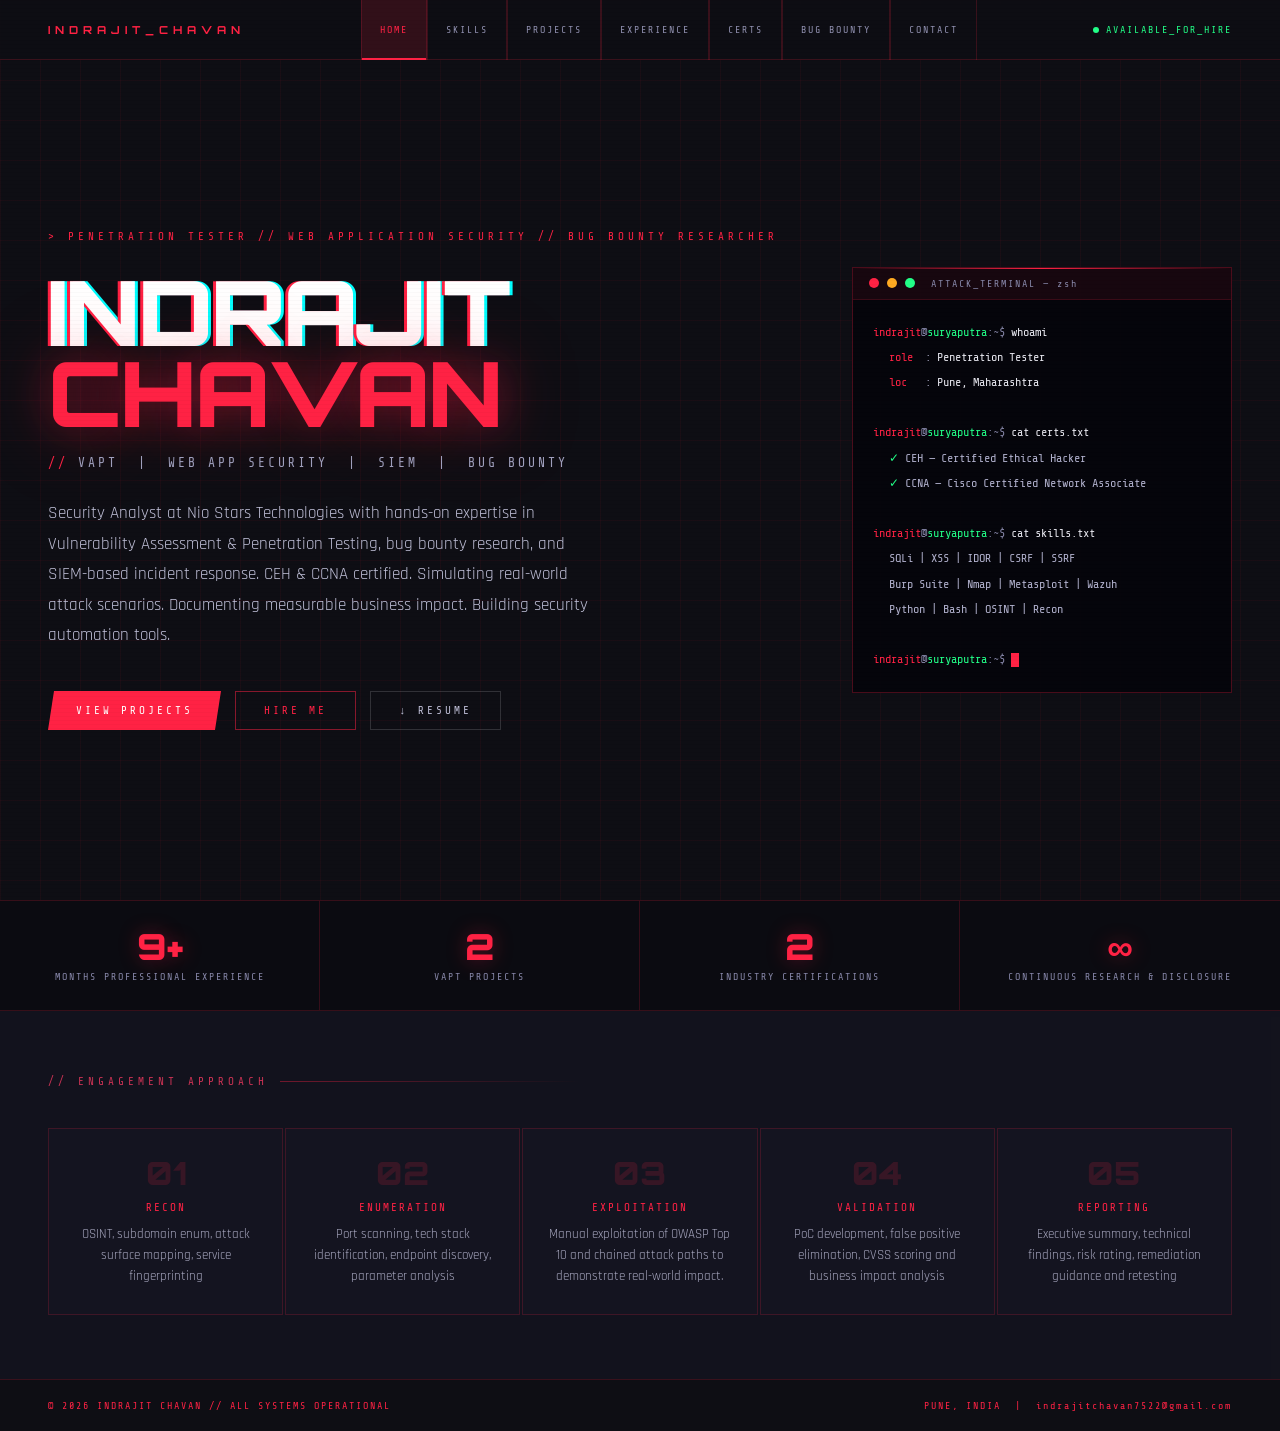
<file: index.html>
<!DOCTYPE html>
<html lang="en">
<head>
  <meta charset="UTF-8"/>
  <meta name="viewport" content="width=device-width, initial-scale=1.0"/>
  <title>Indrajit Chavan | Penetration Tester</title>
  <link rel="stylesheet" href="assets/style.css"/>
  <style>
    /* HOME-SPECIFIC */
    .hero {
      min-height: calc(100vh - 60px);
      display: flex; align-items: center;
      padding: 80px 48px;
      gap: 48px;
      position: relative; z-index: 1;
    }
    .hero-inner { flex: 1; max-width: 760px; }

    .hero-eyebrow {
      font-family: var(--mono); font-size: 11px;
      color: var(--red); letter-spacing: 4px;
      margin-bottom: 28px;
      opacity: 0; animation: fadeUp .6s .2s ease forwards;
    }
    .hero-eyebrow::before { content: '> '; }

    .hero-name {
      font-family: var(--display);
      font-size: clamp(44px, 8vw, 90px);
      font-weight: 900; line-height: .9;
      letter-spacing: -2px; color: #fff;
      opacity: 0; animation: fadeUp .6s .4s ease forwards;
      transition: transform 0.05s ease;
    }
    .hero-name em { color: var(--red); font-style: normal;
      text-shadow: 0 0 40px var(--red-glow), 0 0 80px var(--red-glow); }

    .hero-tagline {
      font-family: var(--mono); font-size: 13px;
      color: #a0a0be; letter-spacing: 3px; margin-top: 22px;
      opacity: 0; animation: fadeUp .6s .6s ease forwards;
    }
    .hero-tagline b { color: var(--red); font-weight: normal; }

    .hero-desc {
      font-size: 17px; line-height: 1.8; color: #c0c0d8;
      max-width: 540px; margin-top: 28px;
      opacity: 0; animation: fadeUp .6s .8s ease forwards;
    }

    .hero-actions {
      display: flex; gap: 14px; margin-top: 40px; flex-wrap: wrap;
      opacity: 0; animation: fadeUp .6s 1s ease forwards;
    }

    /* TERMINAL */
    .hero-terminal {
      flex-shrink: 0; width: 380px;
      opacity: 0; animation: fadeIn 1s 1.2s ease forwards;
    }

    .term {
      background: rgba(6,6,12,.96);
      border: 1px solid rgba(255,34,68,.28);
      position: relative; overflow: hidden;
    }
    .term::before {
      content: ''; position: absolute; top: 0; left: 0; right: 0; height: 1px;
      background: linear-gradient(90deg, transparent, var(--red), transparent);
    }
    .term-bar {
      background: rgba(255,34,68,.07);
      padding: 10px 16px; border-bottom: 1px solid rgba(255,34,68,.15);
      display: flex; align-items: center; gap: 8px;
    }
    .td { width: 10px; height: 10px; border-radius: 50%; }
    .td.r{background:var(--red)} .td.y{background:#ffaa22} .td.g{background:#22ff88}
    .term-title { margin-left:8px; color:#8888aa; font-family:var(--mono); font-size:10px; letter-spacing:2px; }
    .term-body { padding: 20px; font-family: var(--mono); font-size: 12px; line-height: 2.1; }
    .tp  { color: var(--red); }
    .th  { color: var(--green); }
    .ts  { color: #8888aa; }
    .tc  { color: #e8e8f0; }
    .to  { color: #b0b0cc; padding-left: 16px; display: block; }
    .tk  { color: var(--red); }
    .tv  { color: #e8e8f0; }
    .tg  { color: var(--green); }
    .tline { display: block; }
    .tcursor {
      display: inline-block; width: 8px; height: 14px;
      background: var(--red); vertical-align: middle;
      animation: blink 1s step-end infinite;
    }

    /* STATS */
    .stats-row {
      position: relative; z-index: 1;
      display: grid; grid-template-columns: repeat(4,1fr);
      border-top: 1px solid var(--border); border-bottom: 1px solid var(--border);
      background: rgba(10,10,16,.7);
    }
    .stat {
      padding: 28px 0; text-align: center;
      border-right: 1px solid var(--border);
    }
    .stat:last-child { border-right: none; }
    .stat-n {
      font-family: var(--display); font-size: 36px; font-weight: 900;
      color: var(--red); display: block; line-height: 1;
      text-shadow: 0 0 20px var(--red-glow);
    }
    .stat-l {
      font-family: var(--mono); font-size: 10px; color: #8888aa;
      letter-spacing: 2px; margin-top: 6px; display: block; text-transform: uppercase;
    }

    /* METHODOLOGY */
    .method-grid {
      display: grid; grid-template-columns: repeat(5,1fr); gap: 2px;
    }
    .method-card {
      background: var(--bg2); border: 1px solid var(--border);
      padding: 28px 24px; text-align: center;
      transition: all .3s;
      position: relative; overflow: hidden;
    }
    .method-card::before {
      content: ''; position: absolute; bottom: 0; left: 0; right: 0; height: 2px;
      background: var(--red); transform: scaleX(0); transition: transform .3s;
    }
    .method-card:hover { background: var(--bg3); border-color: var(--border-h); }
    .method-card:hover::before { transform: scaleX(1); }
    .method-num {
      font-family: var(--display); font-size: 32px; font-weight: 900;
      color: rgba(255,34,68,.15); display: block; line-height: 1; margin-bottom: 12px;
    }
    .method-name { font-family: var(--mono); font-size: 11px; color: var(--red); letter-spacing: 2px; margin-bottom: 10px; }
    .method-desc { font-size: 13px; color: #a8a8c0; line-height: 1.6; }

    @media(max-width:900px){
      .hero{flex-direction:column;padding:80px 24px 60px;}
      .hero-terminal{width:100%;max-width:400px;}
      .stats-row{grid-template-columns:repeat(2,1fr);}
      .stat{border-bottom:1px solid var(--border);}
      .method-grid{grid-template-columns:1fr 1fr;}
    }
  </style>
</head>
<body>

<nav>
  <a href="index.html" class="nav-logo">INDRAJIT_CHAVAN</a>
  <ul class="nav-links">
    <li><a href="index.html">HOME</a></li>
    <li><a href="skills.html">SKILLS</a></li>
    <li><a href="projects.html">PROJECTS</a></li>
    <li><a href="experience.html">EXPERIENCE</a></li>
    <li><a href="certs.html">CERTS</a></li>
    <li><a href="bugbounty.html">BUG BOUNTY</a></li>
    <li><a href="contact.html">CONTACT</a></li>
  </ul>
  <div class="nav-right">
    <div class="nav-status"><span class="status-dot"></span>AVAILABLE_FOR_HIRE</div>
  </div>
</nav>

<main class="page-main">

  <!-- HERO -->
  <section class="hero">
    <div class="hero-inner">
      <p class="hero-eyebrow">PENETRATION TESTER // WEB APPLICATION SECURITY // BUG BOUNTY RESEARCHER</p>
      <h1 class="hero-name" id="glitchName">INDRAJIT<br/><em>CHAVAN</em></h1>
      <p class="hero-tagline">
        <b>//</b> VAPT &nbsp;|&nbsp; WEB APP SECURITY &nbsp;|&nbsp; SIEM &nbsp;|&nbsp; BUG BOUNTY
      </p>
      <p class="hero-desc">
        Security Analyst at Nio Stars Technologies with hands-on expertise in
        Vulnerability Assessment &amp; Penetration Testing, bug bounty research,
        and SIEM-based incident response. CEH &amp; CCNA certified.
       Simulating real-world attack scenarios. Documenting measurable business impact. Building security automation tools.
      </p>
      <div class="hero-actions">
        <a href="projects.html" class="btn btn-red">View Projects</a>
        <a href="contact.html" class="btn btn-outline">Hire Me</a>
        <a href="assets/Indrajit_Chavan_Resume.pdf" class="btn btn-ghost" download>↓ Resume</a>
      </div>
    </div>

    <div class="hero-terminal">
      <div class="term">
        <div class="term-bar">
          <span class="td r"></span><span class="td y"></span><span class="td g"></span>
          <span class="term-title">ATTACK_TERMINAL — zsh</span>
        </div>
        <div class="term-body">
          <span class="tline"><span class="tp">indrajit</span><span class="ts">@</span><span class="th">suryaputra</span><span class="ts">:~$</span> <span class="tc">whoami</span></span>
          <span class="to"><span class="tk">role &nbsp;</span>: <span class="tv">Penetration Tester</span></span>
          <span class="to"><span class="tk">loc &nbsp;&nbsp;</span>: <span class="tv">Pune, Maharashtra</span></span>
          <span class="tline">&nbsp;</span>
          <span class="tline"><span class="tp">indrajit</span><span class="ts">@</span><span class="th">suryaputra</span><span class="ts">:~$</span> <span class="tc">cat certs.txt</span></span>
          <span class="to"><span class="tg">✓</span> CEH  — Certified Ethical Hacker</span>
          <span class="to"><span class="tg">✓</span> CCNA — Cisco Certified Network Associate</span>
          <span class="tline">&nbsp;</span>
          <span class="tline"><span class="tp">indrajit</span><span class="ts">@</span><span class="th">suryaputra</span><span class="ts">:~$</span> <span class="tc">cat skills.txt</span></span>
          <span class="to">SQLi | XSS | IDOR | CSRF | SSRF</span>
          <span class="to">Burp Suite | Nmap | Metasploit | Wazuh</span>
          <span class="to">Python | Bash | OSINT | Recon</span>
          <span class="tline">&nbsp;</span>
          <span class="tline"><span class="tp">indrajit</span><span class="ts">@</span><span class="th">suryaputra</span><span class="ts">:~$</span> <span class="tcursor"></span></span>
        </div>
      </div>
    </div>
  </section>

  <!-- STATS -->
  <div class="stats-row">
    <div class="stat"><span class="stat-n">9+</span><span class="stat-l">Months Professional Experience</span></div>
    <div class="stat"><span class="stat-n">2</span><span class="stat-l">VAPT Projects</span></div>
    <div class="stat"><span class="stat-n">2</span><span class="stat-l">Industry Certifications</span></div>
    <div class="stat"><span class="stat-n">∞</span><span class="stat-l">Continuous Research & Disclosure</span></div>
  </div>

  <!-- METHODOLOGY -->
  <section class="content-section alt">
    <div class="section-label" style="color:#cc3355;">// ENGAGEMENT APPROACH</div>
    <div class="method-grid">
      <div class="method-card reveal">
        <span class="method-num">01</span>
        <div class="method-name">RECON</div>
        <div class="method-desc">OSINT, subdomain enum, attack surface mapping, service fingerprinting</div>
      </div>
      <div class="method-card reveal">
        <span class="method-num">02</span>
        <div class="method-name">ENUMERATION</div>
        <div class="method-desc">Port scanning, tech stack identification, endpoint discovery, parameter analysis</div>
      </div>
      <div class="method-card reveal">
        <span class="method-num">03</span>
        <div class="method-name">EXPLOITATION</div>
        <div class="method-desc">Manual exploitation of OWASP Top 10 and chained attack paths to demonstrate real-world impact.</div>
      </div>
      <div class="method-card reveal">
        <span class="method-num">04</span>
        <div class="method-name">VALIDATION</div>
        <div class="method-desc">PoC development, false positive elimination, CVSS scoring and business impact analysis</div>
      </div>
      <div class="method-card reveal">
        <span class="method-num">05</span>
        <div class="method-name">REPORTING</div>
        <div class="method-desc">Executive summary, technical findings, risk rating, remediation guidance and retesting</div>
      </div>
    </div>
  </section>

</main>

<footer>
  <span>© 2026 <span>INDRAJIT CHAVAN</span> // ALL SYSTEMS OPERATIONAL</span>
  <span>PUNE, INDIA &nbsp;|&nbsp; <span>indrajitchavan7522@gmail.com</span></span>
</footer>

<script src="assets/main.js"></script>
<script>
  const name = document.getElementById('glitchName');

  function triggerGlitch() {
    // 6 rapid steps at 30ms each = full glitch in 180ms — fast but visible
    const steps = [
      () => { name.style.textShadow = '4px 0 #ff2244, -4px 0 #00ffff'; name.style.transform = 'skewX(-3deg) translateX(3px)'; name.style.opacity = '0.85'; },
      () => { name.style.textShadow = '-3px 0 #ff2244, 3px 0 #00ffff'; name.style.transform = 'skewX(2deg) translateX(-4px)'; name.style.opacity = '1'; },
      () => { name.style.textShadow = '5px 0 #00ffff, -5px 0 #ff2244'; name.style.transform = 'skewX(-1deg) translateX(2px)'; name.style.opacity = '0.9'; },
      () => { name.style.textShadow = '-2px 0 #00ffff, 2px 0 #ff2244'; name.style.transform = 'skewX(1deg) translateX(-1px)'; name.style.opacity = '1'; },
      () => { name.style.textShadow = '2px 0 #ff2244, -2px 0 #00ffff'; name.style.transform = 'skewX(0) translateX(1px)'; name.style.opacity = '0.95'; },
      () => { name.style.textShadow = ''; name.style.transform = ''; name.style.opacity = '1'; }
    ];

    steps.forEach((step, i) => setTimeout(step, i * 30));
  }

  // Hover trigger
  name.addEventListener('mouseenter', triggerGlitch);

  // Auto glitch — first one at 2s, then every 2.5s
  setTimeout(() => {
    triggerGlitch();
    setInterval(triggerGlitch, 2500);
  }, 2000);
</script>
</body>
</html>
</file>
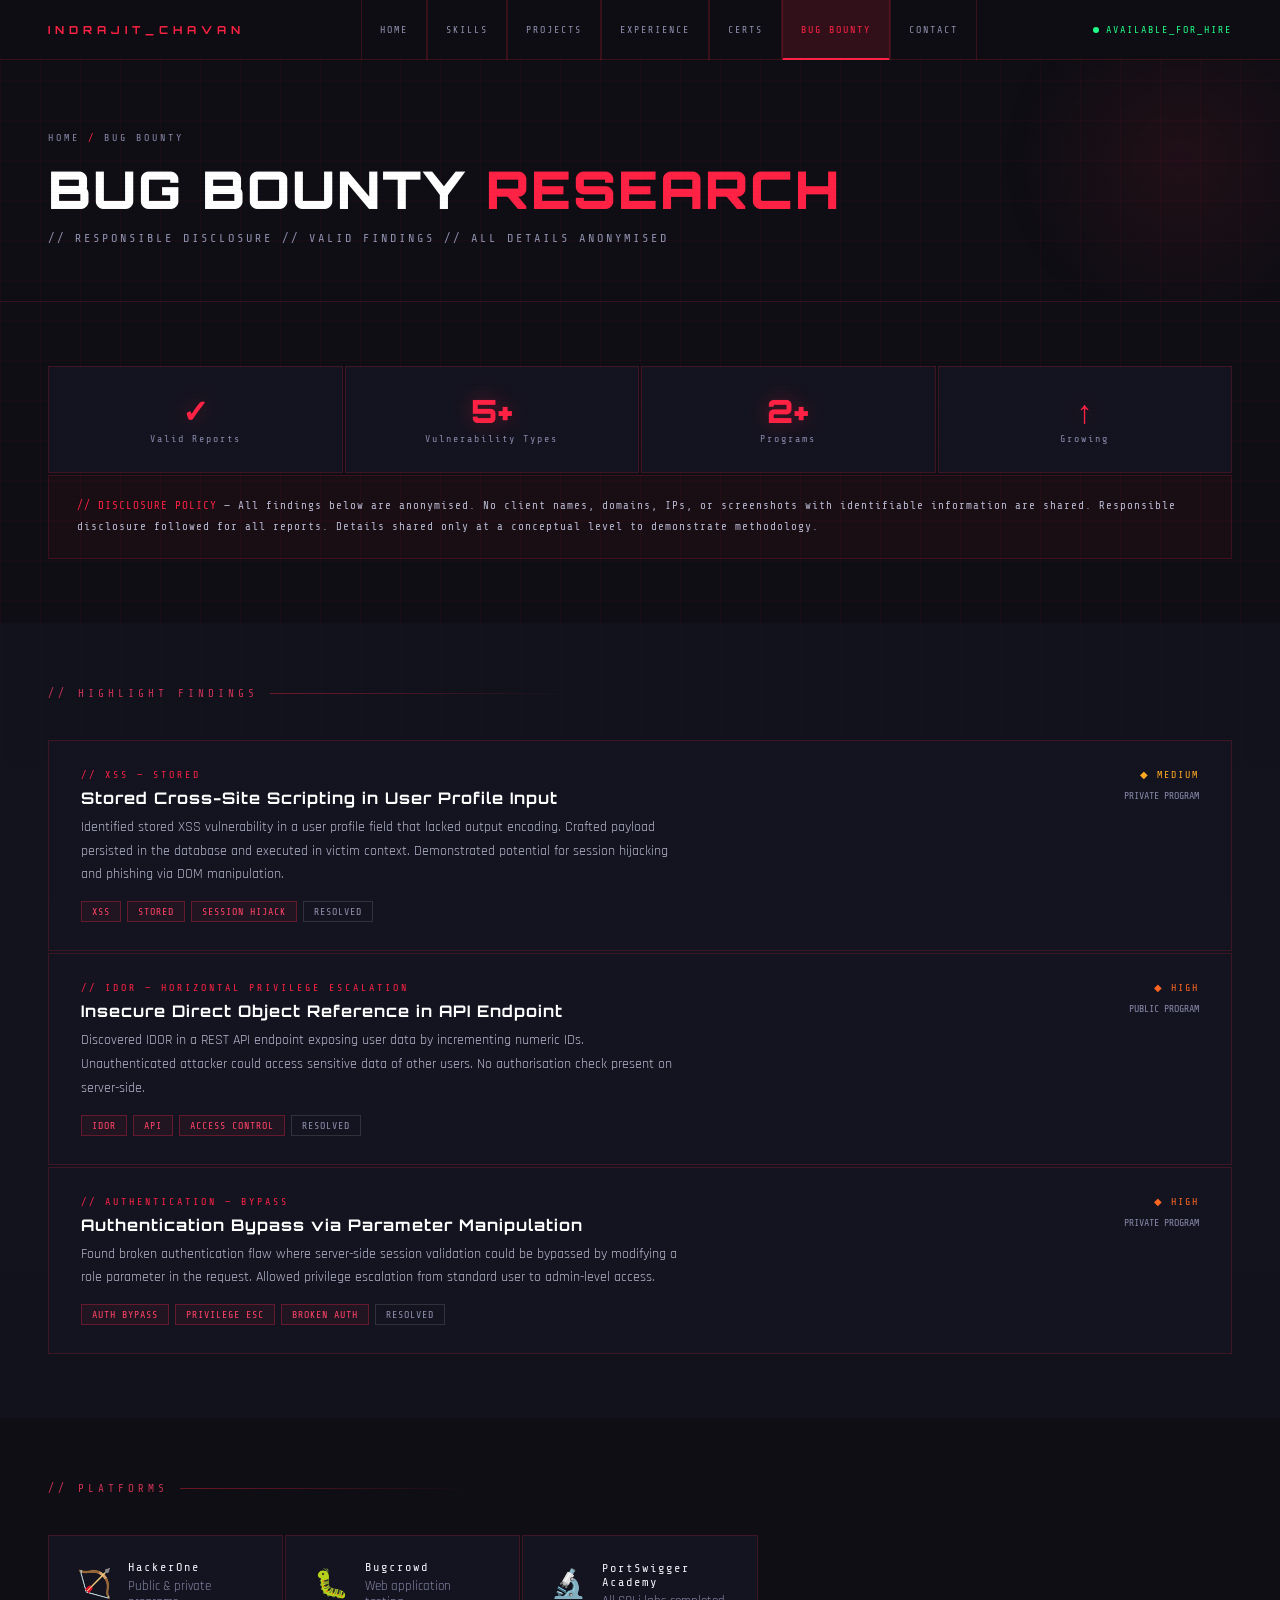
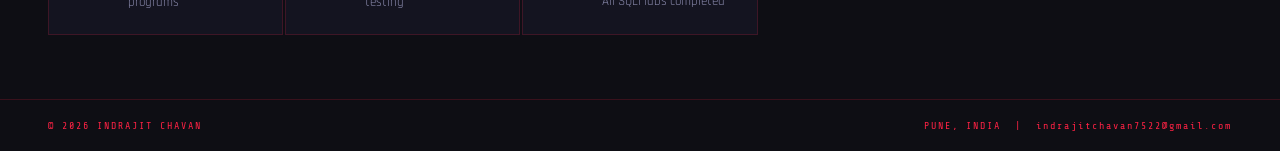
<file: bugbounty.html>
<!DOCTYPE html>
<html lang="en">
<head>
  <meta charset="UTF-8"/>
  <meta name="viewport" content="width=device-width, initial-scale=1.0"/>
  <title>Bug Bounty | Indrajit Chavan</title>
  <link rel="stylesheet" href="assets/style.css"/>
  <style>
    .bb-stats { display:grid; grid-template-columns:repeat(4,1fr); gap:2px; margin-bottom:2px; }
    .bb-stat {
      background:var(--bg2); border:1px solid var(--border);
      padding:28px; text-align:center;
    }
    .bb-stat-n {
      font-family:var(--display); font-size:32px; font-weight:900;
      color:var(--red); display:block; line-height:1;
      text-shadow:0 0 20px var(--red-glow);
    }
    .bb-stat-l { font-family:var(--mono); font-size:10px; color:var(--muted); letter-spacing:2px; margin-top:6px; display:block; }

    .findings-list { display:flex; flex-direction:column; gap:2px; }

    .finding-card {
      background:var(--bg2); border:1px solid var(--border);
      padding:28px 32px; display:grid; grid-template-columns:1fr auto;
      align-items:start; gap:24px; transition:all .3s;
    }
    .finding-card:hover { background:var(--bg3); border-color:var(--border-h); }

    .finding-type { font-family:var(--mono); font-size:10px; color:var(--red); letter-spacing:3px; margin-bottom:8px; }
    .finding-title { font-family:var(--display); font-size:16px; font-weight:700; color:#fff; letter-spacing:1px; margin-bottom:8px; }
    .finding-desc { font-size:14px; color:var(--muted2); line-height:1.7; max-width:600px; }

    .finding-meta { display:flex; flex-direction:column; align-items:flex-end; gap:10px; }

    .sev-critical { font-family:var(--mono); font-size:10px; letter-spacing:2px; color:#ff2244; }
    .sev-high     { font-family:var(--mono); font-size:10px; letter-spacing:2px; color:#ff6622; }
    .sev-medium   { font-family:var(--mono); font-size:10px; letter-spacing:2px; color:#ffaa22; }
    .sev-low      { font-family:var(--mono); font-size:10px; letter-spacing:2px; color:#22ff88; }

    .disclosure-note {
      background:rgba(255,34,68,.05); border:1px solid rgba(255,34,68,.15);
      padding:20px 28px; margin-top:2px;
      font-family:var(--mono); font-size:11px; color:var(--muted2); line-height:1.9; letter-spacing:1px;
    }
    .disclosure-note strong { color:var(--red); font-weight:normal; }

    .platforms-grid { display:grid; grid-template-columns:repeat(auto-fill,minmax(220px,1fr)); gap:2px; }
    .platform-card {
      background:var(--bg2); border:1px solid var(--border);
      padding:24px 28px; display:flex; gap:16px; align-items:center;
      transition:all .3s;
    }
    .platform-card:hover { border-color:var(--border-h); background:var(--bg3); }
    .platform-icon { font-size:28px; flex-shrink:0; }
    .platform-name { font-family:var(--mono); font-size:12px; color:var(--text); letter-spacing:2px; }
    .platform-desc { font-size:13px; color:var(--muted); margin-top:4px; }

    @media(max-width:700px){
      .bb-stats{grid-template-columns:repeat(2,1fr);}
      .finding-card{grid-template-columns:1fr;}
      .finding-meta{align-items:flex-start;}
    }
  </style>
</head>
<body>

<nav>
  <a href="index.html" class="nav-logo">INDRAJIT_CHAVAN</a>
  <ul class="nav-links">
    <li><a href="index.html">HOME</a></li>
    <li><a href="skills.html">SKILLS</a></li>
    <li><a href="projects.html">PROJECTS</a></li>
    <li><a href="experience.html">EXPERIENCE</a></li>
    <li><a href="certs.html">CERTS</a></li>
    <li><a href="bugbounty.html">BUG BOUNTY</a></li>
    <li><a href="contact.html">CONTACT</a></li>
  </ul>
  <div class="nav-right">
    <div class="nav-status"><span class="status-dot"></span>AVAILABLE_FOR_HIRE</div>
  </div>
</nav>

<main class="page-main">

  <div class="page-hero">
    <div class="breadcrumb"><a href="index.html">HOME</a> <span>/</span> BUG BOUNTY</div>
    <h1 class="page-title">BUG BOUNTY <span>RESEARCH</span></h1>
    <p class="page-subtitle">// RESPONSIBLE DISCLOSURE // VALID FINDINGS // ALL DETAILS ANONYMISED</p>
  </div>

  <!-- STATS -->
  <section class="content-section">
    <div class="bb-stats">
      <div class="bb-stat reveal"><span class="bb-stat-n">✓</span><span class="bb-stat-l">Valid Reports</span></div>
      <div class="bb-stat reveal"><span class="bb-stat-n">5+</span><span class="bb-stat-l">Vulnerability Types</span></div>
      <div class="bb-stat reveal"><span class="bb-stat-n">2+</span><span class="bb-stat-l">Programs</span></div>
      <div class="bb-stat reveal"><span class="bb-stat-n">↑</span><span class="bb-stat-l">Growing</span></div>
    </div>

    <div class="disclosure-note">
      <strong>// DISCLOSURE POLICY</strong> — All findings below are anonymised. No client names, domains, IPs, or screenshots with identifiable information are shared. Responsible disclosure followed for all reports. Details shared only at a conceptual level to demonstrate methodology.
    </div>
  </section>

  <!-- FINDINGS -->
  <section class="content-section alt">
    <div class="section-label">// HIGHLIGHT FINDINGS</div>

    <div class="findings-list">

      <div class="finding-card reveal">
        <div>
          <div class="finding-type">// XSS — STORED</div>
          <div class="finding-title">Stored Cross-Site Scripting in User Profile Input</div>
          <div class="finding-desc">
            Identified stored XSS vulnerability in a user profile field that lacked output encoding. 
            Crafted payload persisted in the database and executed in victim context. 
            Demonstrated potential for session hijacking and phishing via DOM manipulation.
          </div>
          <div class="chips" style="margin-top:14px;">
            <span class="chip">XSS</span><span class="chip">STORED</span>
            <span class="chip">SESSION HIJACK</span><span class="chip muted">RESOLVED</span>
          </div>
        </div>
        <div class="finding-meta">
          <span class="sev-medium">◆ MEDIUM</span>
          <span style="font-family:var(--mono);font-size:10px;color:var(--muted);">PRIVATE PROGRAM</span>
        </div>
      </div>

      <div class="finding-card reveal">
        <div>
          <div class="finding-type">// IDOR — HORIZONTAL PRIVILEGE ESCALATION</div>
          <div class="finding-title">Insecure Direct Object Reference in API Endpoint</div>
          <div class="finding-desc">
            Discovered IDOR in a REST API endpoint exposing user data by incrementing numeric IDs. 
            Unauthenticated attacker could access sensitive data of other users. 
            No authorisation check present on server-side.
          </div>
          <div class="chips" style="margin-top:14px;">
            <span class="chip">IDOR</span><span class="chip">API</span>
            <span class="chip">ACCESS CONTROL</span><span class="chip muted">RESOLVED</span>
          </div>
        </div>
        <div class="finding-meta">
          <span class="sev-high">◆ HIGH</span>
          <span style="font-family:var(--mono);font-size:10px;color:var(--muted);">PUBLIC PROGRAM</span>
        </div>
      </div>

      <div class="finding-card reveal">
        <div>
          <div class="finding-type">// AUTHENTICATION — BYPASS</div>
          <div class="finding-title">Authentication Bypass via Parameter Manipulation</div>
          <div class="finding-desc">
            Found broken authentication flaw where server-side session validation could be bypassed 
            by modifying a role parameter in the request. Allowed privilege escalation from 
            standard user to admin-level access.
          </div>
          <div class="chips" style="margin-top:14px;">
            <span class="chip">AUTH BYPASS</span><span class="chip">PRIVILEGE ESC</span>
            <span class="chip">BROKEN AUTH</span><span class="chip muted">RESOLVED</span>
          </div>
        </div>
        <div class="finding-meta">
          <span class="sev-high">◆ HIGH</span>
          <span style="font-family:var(--mono);font-size:10px;color:var(--muted);">PRIVATE PROGRAM</span>
        </div>
      </div>

    </div>
  </section>

  <!-- PLATFORMS -->
  <section class="content-section">
    <div class="section-label">// PLATFORMS</div>
    <div class="platforms-grid">
      <div class="platform-card reveal">
        <span class="platform-icon">🏹</span>
        <div>
          <div class="platform-name">HackerOne</div>
          <div class="platform-desc">Public &amp; private programs</div>
        </div>
      </div>
      <div class="platform-card reveal">
        <span class="platform-icon">🐛</span>
        <div>
          <div class="platform-name">Bugcrowd</div>
          <div class="platform-desc">Web application testing</div>
        </div>
      </div>
      <div class="platform-card reveal">
        <span class="platform-icon">🔬</span>
        <div>
          <div class="platform-name">PortSwigger Academy</div>
          <div class="platform-desc">All SQLi labs completed</div>
        </div>
      </div>
    </div>
  </section>

</main>

<footer>
  <span>© 2026 <span>INDRAJIT CHAVAN</span></span>
  <span>PUNE, INDIA &nbsp;|&nbsp; <span>indrajitchavan7522@gmail.com</span></span>
</footer>
<script src="assets/main.js"></script>
</body>
</html>
</file>
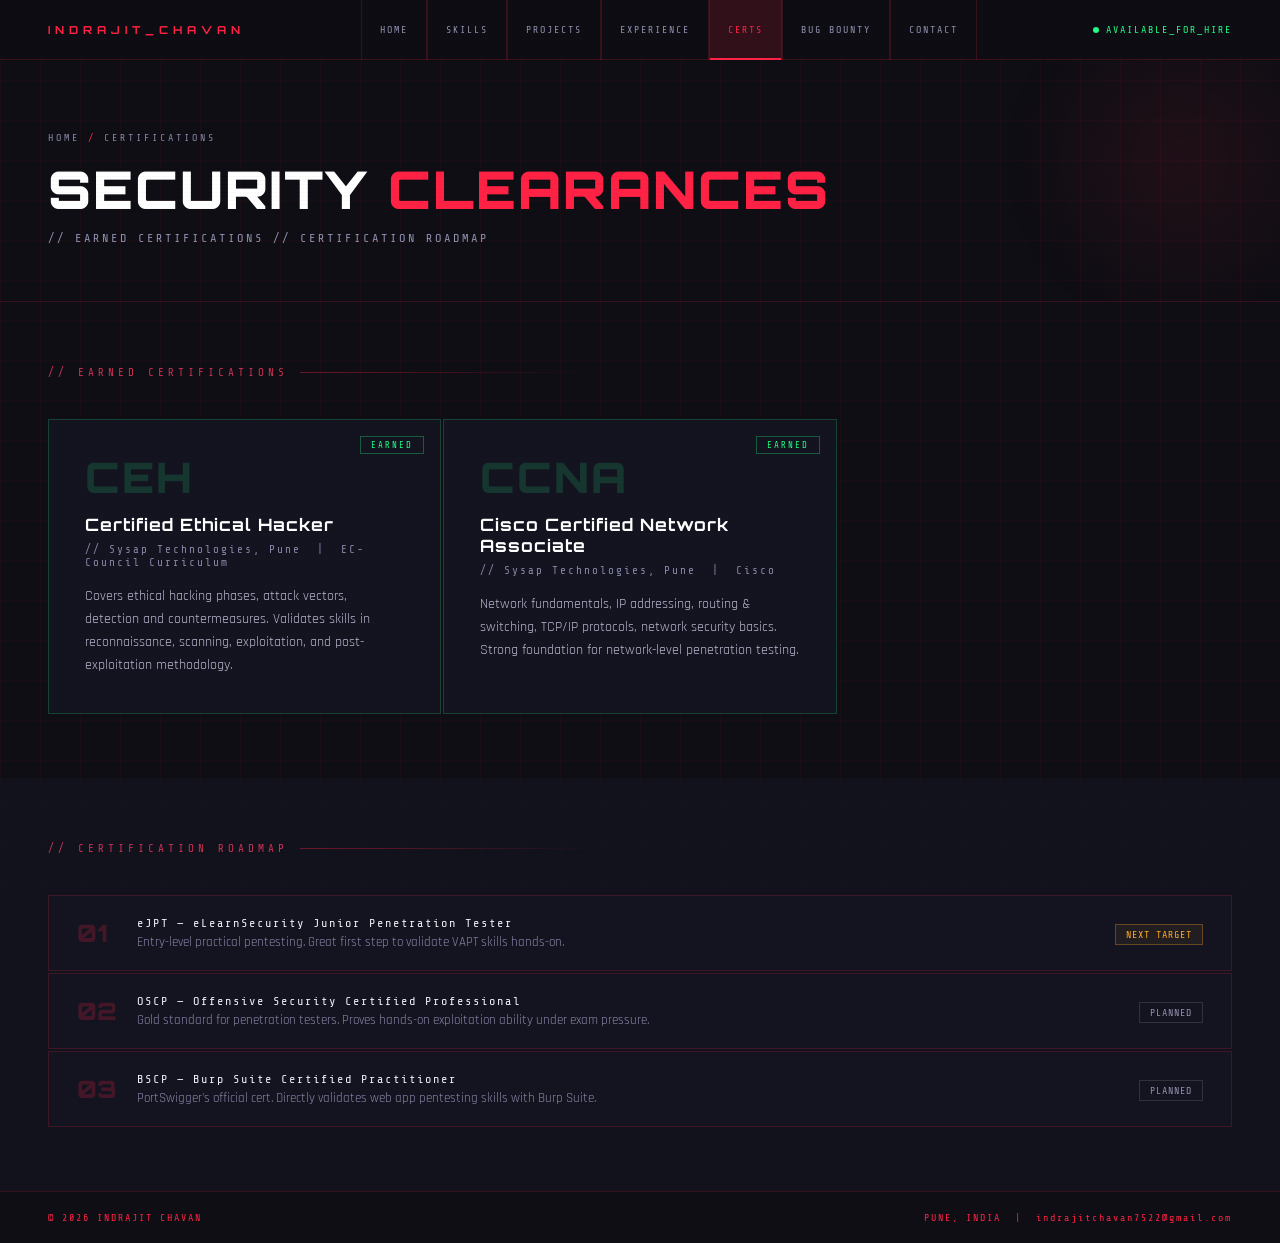
<file: certs.html>
<!DOCTYPE html>
<html lang="en">
<head>
  <meta charset="UTF-8"/>
  <meta name="viewport" content="width=device-width, initial-scale=1.0"/>
  <title>Certifications | Indrajit Chavan</title>
  <link rel="stylesheet" href="assets/style.css"/>
  <style>
    .cert-grid { display:grid; grid-template-columns:repeat(auto-fill,minmax(320px,1fr)); gap:2px; }

    .cert-card {
      background:var(--bg2); border:1px solid var(--border);
      padding:36px; position:relative; overflow:hidden;
      transition:all .3s;
    }
    .cert-card::before {
      content:''; position:absolute; top:0; left:0; right:0; height:2px;
      background:linear-gradient(90deg,var(--red),transparent);
      transform:scaleX(0); transition:transform .4s; transform-origin:left;
    }
    .cert-card:hover { background:var(--bg3); border-color:var(--border-h); }
    .cert-card:hover::before { transform:scaleX(1); }
    .cert-card.active-cert { border-color:rgba(34,255,136,.2); }
    .cert-card.active-cert::after {
      content:'EARNED'; position:absolute; top:16px; right:16px;
      font-family:var(--mono); font-size:9px; letter-spacing:2px;
      color:var(--green); border:1px solid rgba(34,255,136,.3); padding:3px 10px;
    }
    .cert-card.planned { border-color:rgba(255,170,34,.1); }
    .cert-card.planned::after {
      content:'PLANNED'; position:absolute; top:16px; right:16px;
      font-family:var(--mono); font-size:9px; letter-spacing:2px;
      color:var(--yellow); border:1px solid rgba(255,170,34,.3); padding:3px 10px;
    }

    .cert-abbr {
      font-family:var(--display); font-size:42px; font-weight:900;
      color:rgba(255,34,68,.15); line-height:1; margin-bottom:16px; letter-spacing:2px;
    }
    .cert-card.active-cert .cert-abbr { color:rgba(34,255,136,.15); }
    .cert-card.planned .cert-abbr { color:rgba(255,170,34,.1); }

    .cert-name { font-family:var(--display); font-size:17px; font-weight:700; color:#fff; letter-spacing:1px; margin-bottom:8px; }
    .cert-issuer { font-family:var(--mono); font-size:11px; color:var(--muted); letter-spacing:2px; margin-bottom:16px; }
    .cert-desc { font-size:14px; color:var(--muted2); line-height:1.65; }

    .roadmap { display:flex; flex-direction:column; gap:2px; }
    .roadmap-item {
      background:var(--bg2); border:1px solid var(--border);
      padding:20px 28px; display:flex; align-items:center; gap:20px;
      transition:all .3s;
    }
    .roadmap-item:hover { border-color:var(--border-h); background:var(--bg3); }
    .rm-num { font-family:var(--display); font-size:24px; font-weight:900; color:rgba(255,34,68,.2); min-width:40px; }
    .rm-name { font-family:var(--mono); font-size:12px; color:var(--text); letter-spacing:2px; }
    .rm-reason { font-size:13px; color:var(--muted); margin-top:4px; }
    .rm-status { margin-left:auto; }
  </style>
</head>
<body>

<nav>
  <a href="index.html" class="nav-logo">INDRAJIT_CHAVAN</a>
  <ul class="nav-links">
    <li><a href="index.html">HOME</a></li>
    <li><a href="skills.html">SKILLS</a></li>
    <li><a href="projects.html">PROJECTS</a></li>
    <li><a href="experience.html">EXPERIENCE</a></li>
    <li><a href="certs.html">CERTS</a></li>
    <li><a href="bugbounty.html">BUG BOUNTY</a></li>
    <li><a href="contact.html">CONTACT</a></li>
  </ul>
  <div class="nav-right">
    <div class="nav-status"><span class="status-dot"></span>AVAILABLE_FOR_HIRE</div>
  </div>
</nav>

<main class="page-main">

  <div class="page-hero">
    <div class="breadcrumb"><a href="index.html">HOME</a> <span>/</span> CERTIFICATIONS</div>
    <h1 class="page-title">SECURITY <span>CLEARANCES</span></h1>
    <p class="page-subtitle">// EARNED CERTIFICATIONS // CERTIFICATION ROADMAP</p>
  </div>

  <!-- EARNED -->
  <section class="content-section">
    <div class="section-label">// EARNED CERTIFICATIONS</div>
    <div class="cert-grid">

      <div class="cert-card active-cert reveal">
        <div class="cert-abbr">CEH</div>
        <div class="cert-name">Certified Ethical Hacker</div>
        <div class="cert-issuer">// Sysap Technologies, Pune &nbsp;|&nbsp; EC-Council Curriculum</div>
        <div class="cert-desc">
          Covers ethical hacking phases, attack vectors, detection and countermeasures. 
          Validates skills in reconnaissance, scanning, exploitation, and post-exploitation methodology.
        </div>
      </div>

      <div class="cert-card active-cert reveal">
        <div class="cert-abbr">CCNA</div>
        <div class="cert-name">Cisco Certified Network Associate</div>
        <div class="cert-issuer">// Sysap Technologies, Pune &nbsp;|&nbsp; Cisco</div>
        <div class="cert-desc">
          Network fundamentals, IP addressing, routing &amp; switching, TCP/IP protocols, 
          network security basics. Strong foundation for network-level penetration testing.
        </div>
      </div>

    </div>
  </section>

  <!-- ROADMAP -->
  <section class="content-section alt">
    <div class="section-label">// CERTIFICATION ROADMAP</div>
    <div class="roadmap">
      <div class="roadmap-item reveal">
        <div class="rm-num">01</div>
        <div>
          <div class="rm-name">eJPT — eLearnSecurity Junior Penetration Tester</div>
          <div class="rm-reason">Entry-level practical pentesting. Great first step to validate VAPT skills hands-on.</div>
        </div>
        <div class="rm-status"><span class="chip yellow">NEXT TARGET</span></div>
      </div>
      <div class="roadmap-item reveal">
        <div class="rm-num">02</div>
        <div>
          <div class="rm-name">OSCP — Offensive Security Certified Professional</div>
          <div class="rm-reason">Gold standard for penetration testers. Proves hands-on exploitation ability under exam pressure.</div>
        </div>
        <div class="rm-status"><span class="chip muted">PLANNED</span></div>
      </div>
      <div class="roadmap-item reveal">
        <div class="rm-num">03</div>
        <div>
          <div class="rm-name">BSCP — Burp Suite Certified Practitioner</div>
          <div class="rm-reason">PortSwigger's official cert. Directly validates web app pentesting skills with Burp Suite.</div>
        </div>
        <div class="rm-status"><span class="chip muted">PLANNED</span></div>
      </div>
    </div>
  </section>

</main>

<footer>
  <span>© 2026 <span>INDRAJIT CHAVAN</span></span>
  <span>PUNE, INDIA &nbsp;|&nbsp; <span>indrajitchavan7522@gmail.com</span></span>
</footer>
<script src="assets/main.js"></script>
</body>
</html>
</file>
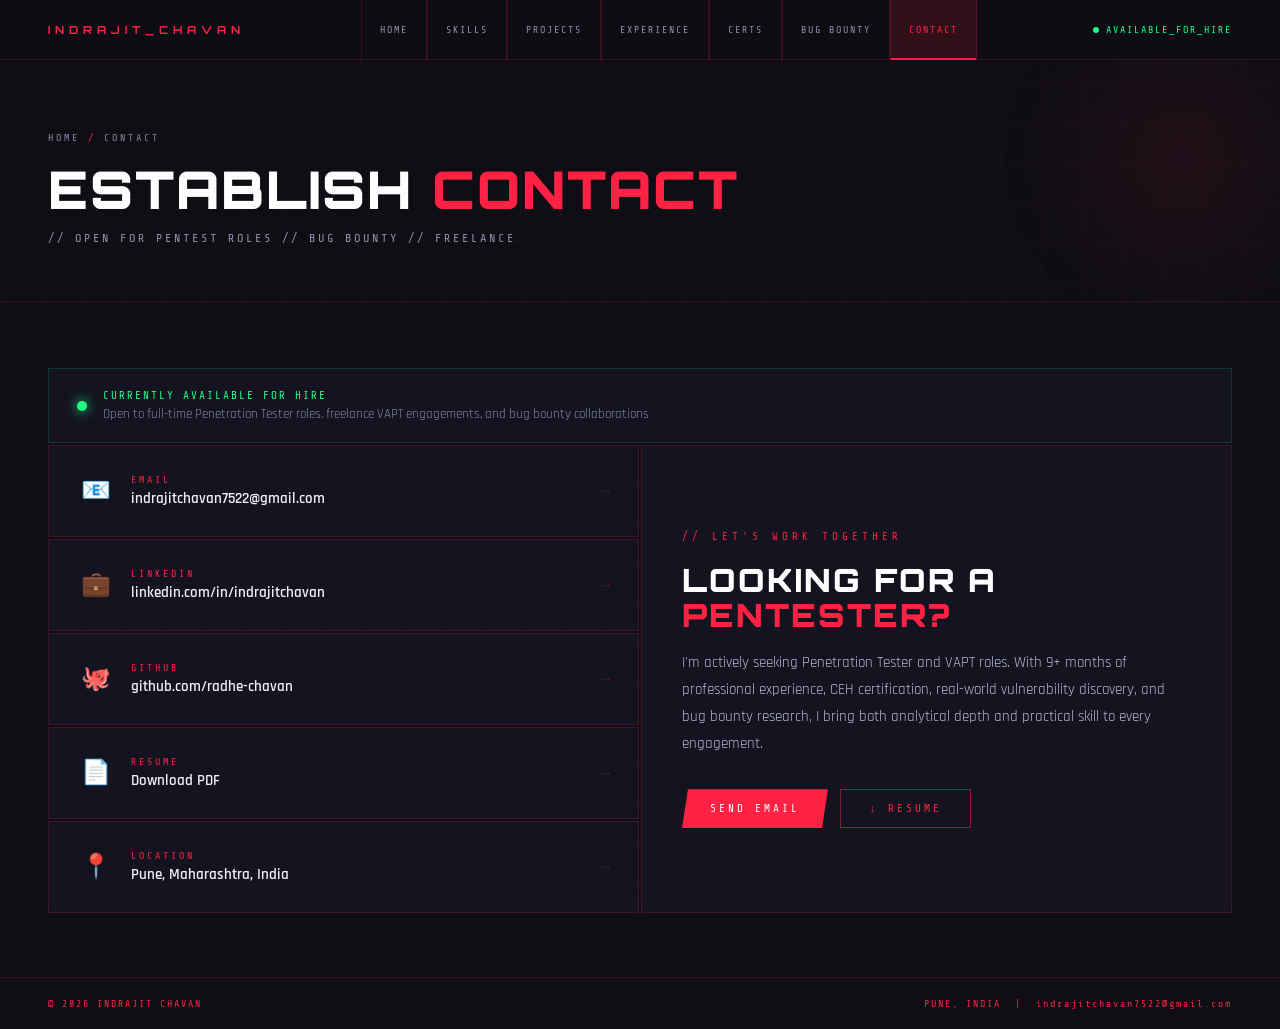
<file: contact.html>
<!DOCTYPE html>
<html lang="en">
<head>
  <meta charset="UTF-8"/>
  <meta name="viewport" content="width=device-width, initial-scale=1.0"/>
  <title>Contact | Indrajit Chavan</title>
  <link rel="stylesheet" href="assets/style.css"/>
  <style>
    .contact-layout { display:grid; grid-template-columns:1fr 1fr; gap:2px; }

    .contact-info { display:flex; flex-direction:column; gap:2px; }

    .contact-item {
      background:var(--bg2); border:1px solid var(--border);
      padding:28px 32px; display:flex; align-items:center; gap:20px;
      text-decoration:none; color:inherit; transition:all .3s;
      position:relative; overflow:hidden;
    }
    .contact-item::after {
      content:'→'; position:absolute; right:28px;
      font-family:var(--mono); font-size:14px; color:rgba(255,34,68,.3);
      transition:all .3s;
    }
    .contact-item:hover { background:var(--bg3); border-color:var(--border-h); }
    .contact-item:hover::after { color:var(--red); right:24px; }

    .ci-icon { font-size:24px; flex-shrink:0; }
    .ci-label { font-family:var(--mono); font-size:10px; color:var(--red); letter-spacing:3px; margin-bottom:4px; }
    .ci-val { font-size:15px; color:var(--text); font-weight:600; }

    .contact-cta {
      background:var(--bg2); border:1px solid var(--border);
      padding:48px 40px; display:flex; flex-direction:column; justify-content:center;
    }
    .cta-label { font-family:var(--mono); font-size:11px; color:var(--red); letter-spacing:4px; margin-bottom:20px; }
    .cta-heading { font-family:var(--display); font-size:32px; font-weight:900; color:#fff; letter-spacing:2px; margin-bottom:16px; line-height:1.1; }
    .cta-heading em { color:var(--red); font-style:normal; }
    .cta-text { font-size:15px; color:var(--muted2); line-height:1.8; margin-bottom:32px; }
    .cta-actions { display:flex; gap:12px; flex-wrap:wrap; }

    .status-card {
      background:var(--bg2); border:1px solid rgba(34,255,136,.15);
      padding:20px 28px; display:flex; align-items:center; gap:16px; margin-top:2px;
    }
    .sc-dot { width:10px; height:10px; border-radius:50%; background:var(--green); box-shadow:0 0 12px var(--green); animation:pulse 2s ease-in-out infinite; flex-shrink:0; }
    .sc-text { font-family:var(--mono); font-size:11px; color:var(--green); letter-spacing:2px; }
    .sc-sub { font-size:13px; color:var(--muted); margin-top:4px; }

    @media(max-width:760px){ .contact-layout{grid-template-columns:1fr;} }
  </style>
</head>
<body>

<nav>
  <a href="index.html" class="nav-logo">INDRAJIT_CHAVAN</a>
  <ul class="nav-links">
    <li><a href="index.html">HOME</a></li>
    <li><a href="skills.html">SKILLS</a></li>
    <li><a href="projects.html">PROJECTS</a></li>
    <li><a href="experience.html">EXPERIENCE</a></li>
    <li><a href="certs.html">CERTS</a></li>
    <li><a href="bugbounty.html">BUG BOUNTY</a></li>
    <li><a href="contact.html">CONTACT</a></li>
  </ul>
  <div class="nav-right">
    <div class="nav-status"><span class="status-dot"></span>AVAILABLE_FOR_HIRE</div>
  </div>
</nav>

<main class="page-main">

  <div class="page-hero">
    <div class="breadcrumb"><a href="index.html">HOME</a> <span>/</span> CONTACT</div>
    <h1 class="page-title">ESTABLISH <span>CONTACT</span></h1>
    <p class="page-subtitle">// OPEN FOR PENTEST ROLES // BUG BOUNTY // FREELANCE</p>
  </div>

  <section class="content-section">

    <div class="status-card reveal">
      <div class="sc-dot"></div>
      <div>
        <div class="sc-text">CURRENTLY AVAILABLE FOR HIRE</div>
        <div class="sc-sub">Open to full-time Penetration Tester roles, freelance VAPT engagements, and bug bounty collaborations</div>
      </div>
    </div>

    <div style="margin-top:2px;" class="contact-layout">

      <div class="contact-info">

        <a href="mailto:indrajitchavan7522@gmail.com" class="contact-item reveal">
          <span class="ci-icon">📧</span>
          <div>
            <div class="ci-label">EMAIL</div>
            <div class="ci-val">indrajitchavan7522@gmail.com</div>
          </div>
        </a>

        <a href="https://linkedin.com/in/indrajitchavan" target="_blank" class="contact-item reveal">
          <span class="ci-icon">💼</span>
          <div>
            <div class="ci-label">LINKEDIN</div>
            <div class="ci-val">linkedin.com/in/indrajitchavan</div>
          </div>
        </a>

        <a href="https://github.com/radhe-chavan" target="_blank" class="contact-item reveal">
          <span class="ci-icon">🐙</span>
          <div>
            <div class="ci-label">GITHUB</div>
            <div class="ci-val">github.com/radhe-chavan</div>
          </div>
        </a>

        <a href="assets/Indrajit_Chavan_Resume.pdf" download class="contact-item reveal">
          <span class="ci-icon">📄</span>
          <div>
            <div class="ci-label">RESUME</div>
            <div class="ci-val">Download PDF</div>
          </div>
        </a>

        <div class="contact-item reveal" style="cursor:default;">
          <span class="ci-icon">📍</span>
          <div>
            <div class="ci-label">LOCATION</div>
            <div class="ci-val">Pune, Maharashtra, India</div>
          </div>
        </div>

      </div>

      <div class="contact-cta reveal">
        <div class="cta-label">// LET'S WORK TOGETHER</div>
        <div class="cta-heading">LOOKING FOR A<br/><em>PENTESTER?</em></div>
        <div class="cta-text">
          I'm actively seeking Penetration Tester and VAPT roles. With 9+ months of professional 
          experience, CEH certification, real-world vulnerability discovery, and bug bounty research, 
          I bring both analytical depth and practical skill to every engagement.
        </div>
        <div class="cta-actions">
          <a href="mailto:indrajitchavan7522@gmail.com" class="btn btn-red">Send Email</a>
          <a href="assets/Indrajit_Chavan_Resume.pdf" class="btn btn-outline" download>↓ Resume</a>
        </div>
      </div>

    </div>

  </section>

</main>

<footer>
  <span>© 2026 <span>INDRAJIT CHAVAN</span></span>
  <span>PUNE, INDIA &nbsp;|&nbsp; <span>indrajitchavan7522@gmail.com</span></span>
</footer>
<script src="assets/main.js"></script>
</body>
</html>
</file>
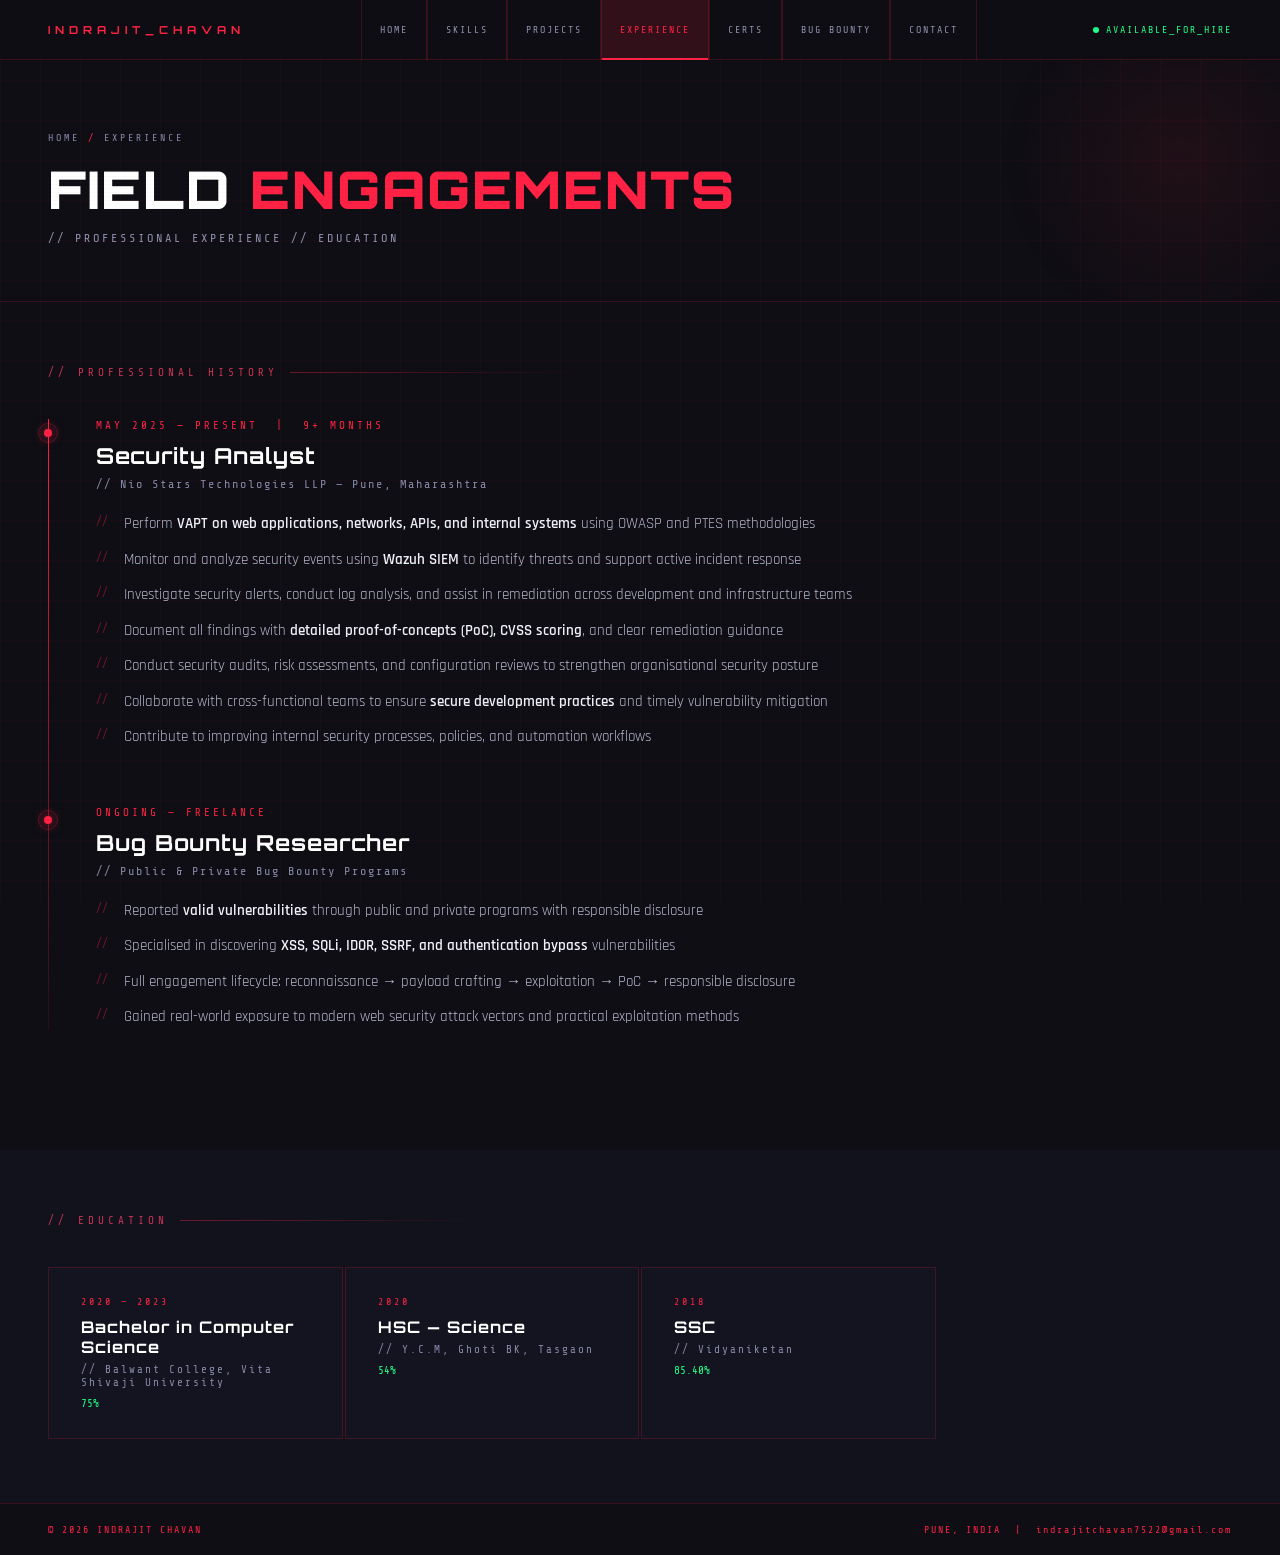
<file: experience.html>
<!DOCTYPE html>
<html lang="en">
<head>
  <meta charset="UTF-8"/>
  <meta name="viewport" content="width=device-width, initial-scale=1.0"/>
  <title>Experience | Indrajit Chavan</title>
  <link rel="stylesheet" href="assets/style.css"/>
  <style>
    .timeline { position:relative; padding-left:48px; }
    .timeline::before {
      content:''; position:absolute; left:0; top:0; bottom:0; width:1px;
      background:linear-gradient(180deg,var(--red),rgba(255,34,68,.1));
    }

    .tl-item { position:relative; margin-bottom:56px; }
    .tl-item::before {
      content:''; position:absolute; left:-52px; top:10px;
      width:8px; height:8px; border-radius:50%;
      background:var(--red); box-shadow:0 0 12px var(--red);
    }
    .tl-item::after {
      content:''; position:absolute; left:-58px; top:4px;
      width:20px; height:20px; border-radius:50%;
      border:1px solid rgba(255,34,68,.25);
      animation:pulse 2s ease-in-out infinite;
    }

    .tl-date { font-family:var(--mono); font-size:11px; color:var(--red); letter-spacing:3px; margin-bottom:10px; }
    .tl-role { font-family:var(--display); font-size:22px; font-weight:700; color:#fff; letter-spacing:1px; }
    .tl-company { font-family:var(--mono); font-size:12px; color:var(--muted); letter-spacing:2px; margin:8px 0 20px; }

    .tl-points { list-style:none; display:flex; flex-direction:column; gap:10px; }
    .tl-points li {
      font-size:15px; color:var(--muted2); padding-left:28px;
      position:relative; line-height:1.7;
    }
    .tl-points li::before {
      content:'//'; position:absolute; left:0; top:2px;
      color:rgba(255,34,68,.45); font-family:var(--mono); font-size:11px;
    }
    .tl-points li strong { color:var(--text); font-weight:600; }

    .edu-grid { display:grid; grid-template-columns:repeat(auto-fill,minmax(280px,1fr)); gap:2px; }
    .edu-card {
      background:var(--bg2); border:1px solid var(--border);
      padding:28px 32px; transition:all .3s;
    }
    .edu-card:hover { border-color:var(--border-h); background:var(--bg3); }
    .edu-year { font-family:var(--mono); font-size:10px; color:var(--red); letter-spacing:3px; margin-bottom:10px; }
    .edu-degree { font-family:var(--display); font-size:16px; font-weight:700; color:#fff; margin-bottom:6px; letter-spacing:1px; }
    .edu-inst { font-family:var(--mono); font-size:11px; color:var(--muted); letter-spacing:2px; }
    .edu-grade { font-family:var(--mono); font-size:11px; color:var(--green); margin-top:8px; }
  </style>
</head>
<body>

<nav>
  <a href="index.html" class="nav-logo">INDRAJIT_CHAVAN</a>
  <ul class="nav-links">
    <li><a href="index.html">HOME</a></li>
    <li><a href="skills.html">SKILLS</a></li>
    <li><a href="projects.html">PROJECTS</a></li>
    <li><a href="experience.html">EXPERIENCE</a></li>
    <li><a href="certs.html">CERTS</a></li>
    <li><a href="bugbounty.html">BUG BOUNTY</a></li>
    <li><a href="contact.html">CONTACT</a></li>
  </ul>
  <div class="nav-right">
    <div class="nav-status"><span class="status-dot"></span>AVAILABLE_FOR_HIRE</div>
  </div>
</nav>

<main class="page-main">

  <div class="page-hero">
    <div class="breadcrumb"><a href="index.html">HOME</a> <span>/</span> EXPERIENCE</div>
    <h1 class="page-title">FIELD <span>ENGAGEMENTS</span></h1>
    <p class="page-subtitle">// PROFESSIONAL EXPERIENCE // EDUCATION</p>
  </div>

  <!-- PROFESSIONAL -->
  <section class="content-section">
    <div class="section-label">// PROFESSIONAL HISTORY</div>

    <div class="timeline">

      <div class="tl-item reveal">
        <div class="tl-date">MAY 2025 — PRESENT &nbsp;|&nbsp; 9+ MONTHS</div>
        <div class="tl-role">Security Analyst</div>
        <div class="tl-company">// Nio Stars Technologies LLP — Pune, Maharashtra</div>
        <ul class="tl-points">
          <li>Perform <strong>VAPT on web applications, networks, APIs, and internal systems</strong> using OWASP and PTES methodologies</li>
          <li>Monitor and analyze security events using <strong>Wazuh SIEM</strong> to identify threats and support active incident response</li>
          <li>Investigate security alerts, conduct log analysis, and assist in remediation across development and infrastructure teams</li>
          <li>Document all findings with <strong>detailed proof-of-concepts (PoC), CVSS scoring</strong>, and clear remediation guidance</li>
          <li>Conduct security audits, risk assessments, and configuration reviews to strengthen organisational security posture</li>
          <li>Collaborate with cross-functional teams to ensure <strong>secure development practices</strong> and timely vulnerability mitigation</li>
          <li>Contribute to improving internal security processes, policies, and automation workflows</li>
        </ul>
      </div>

      <div class="tl-item reveal">
        <div class="tl-date">ONGOING — FREELANCE</div>
        <div class="tl-role">Bug Bounty Researcher</div>
        <div class="tl-company">// Public &amp; Private Bug Bounty Programs</div>
        <ul class="tl-points">
          <li>Reported <strong>valid vulnerabilities</strong> through public and private programs with responsible disclosure</li>
          <li>Specialised in discovering <strong>XSS, SQLi, IDOR, SSRF, and authentication bypass</strong> vulnerabilities</li>
          <li>Full engagement lifecycle: reconnaissance → payload crafting → exploitation → PoC → responsible disclosure</li>
          <li>Gained real-world exposure to modern web security attack vectors and practical exploitation methods</li>
        </ul>
      </div>

    </div>
  </section>

  <!-- EDUCATION -->
  <section class="content-section alt">
    <div class="section-label">// EDUCATION</div>
    <div class="edu-grid">
      <div class="edu-card reveal">
        <div class="edu-year">2020 — 2023</div>
        <div class="edu-degree">Bachelor in Computer Science</div>
        <div class="edu-inst">// Balwant College, Vita<br/>Shivaji University</div>
        <div class="edu-grade">75%</div>
      </div>
      <div class="edu-card reveal">
        <div class="edu-year">2020</div>
        <div class="edu-degree">HSC — Science</div>
        <div class="edu-inst">// Y.C.M, Ghoti BK, Tasgaon</div>
        <div class="edu-grade">54%</div>
      </div>
      <div class="edu-card reveal">
        <div class="edu-year">2018</div>
        <div class="edu-degree">SSC</div>
        <div class="edu-inst">// Vidyaniketan</div>
        <div class="edu-grade">85.40%</div>
      </div>
    </div>
  </section>

</main>

<footer>
  <span>© 2026 <span>INDRAJIT CHAVAN</span></span>
  <span>PUNE, INDIA &nbsp;|&nbsp; <span>indrajitchavan7522@gmail.com</span></span>
</footer>
<script src="assets/main.js"></script>
</body>
</html>
</file>
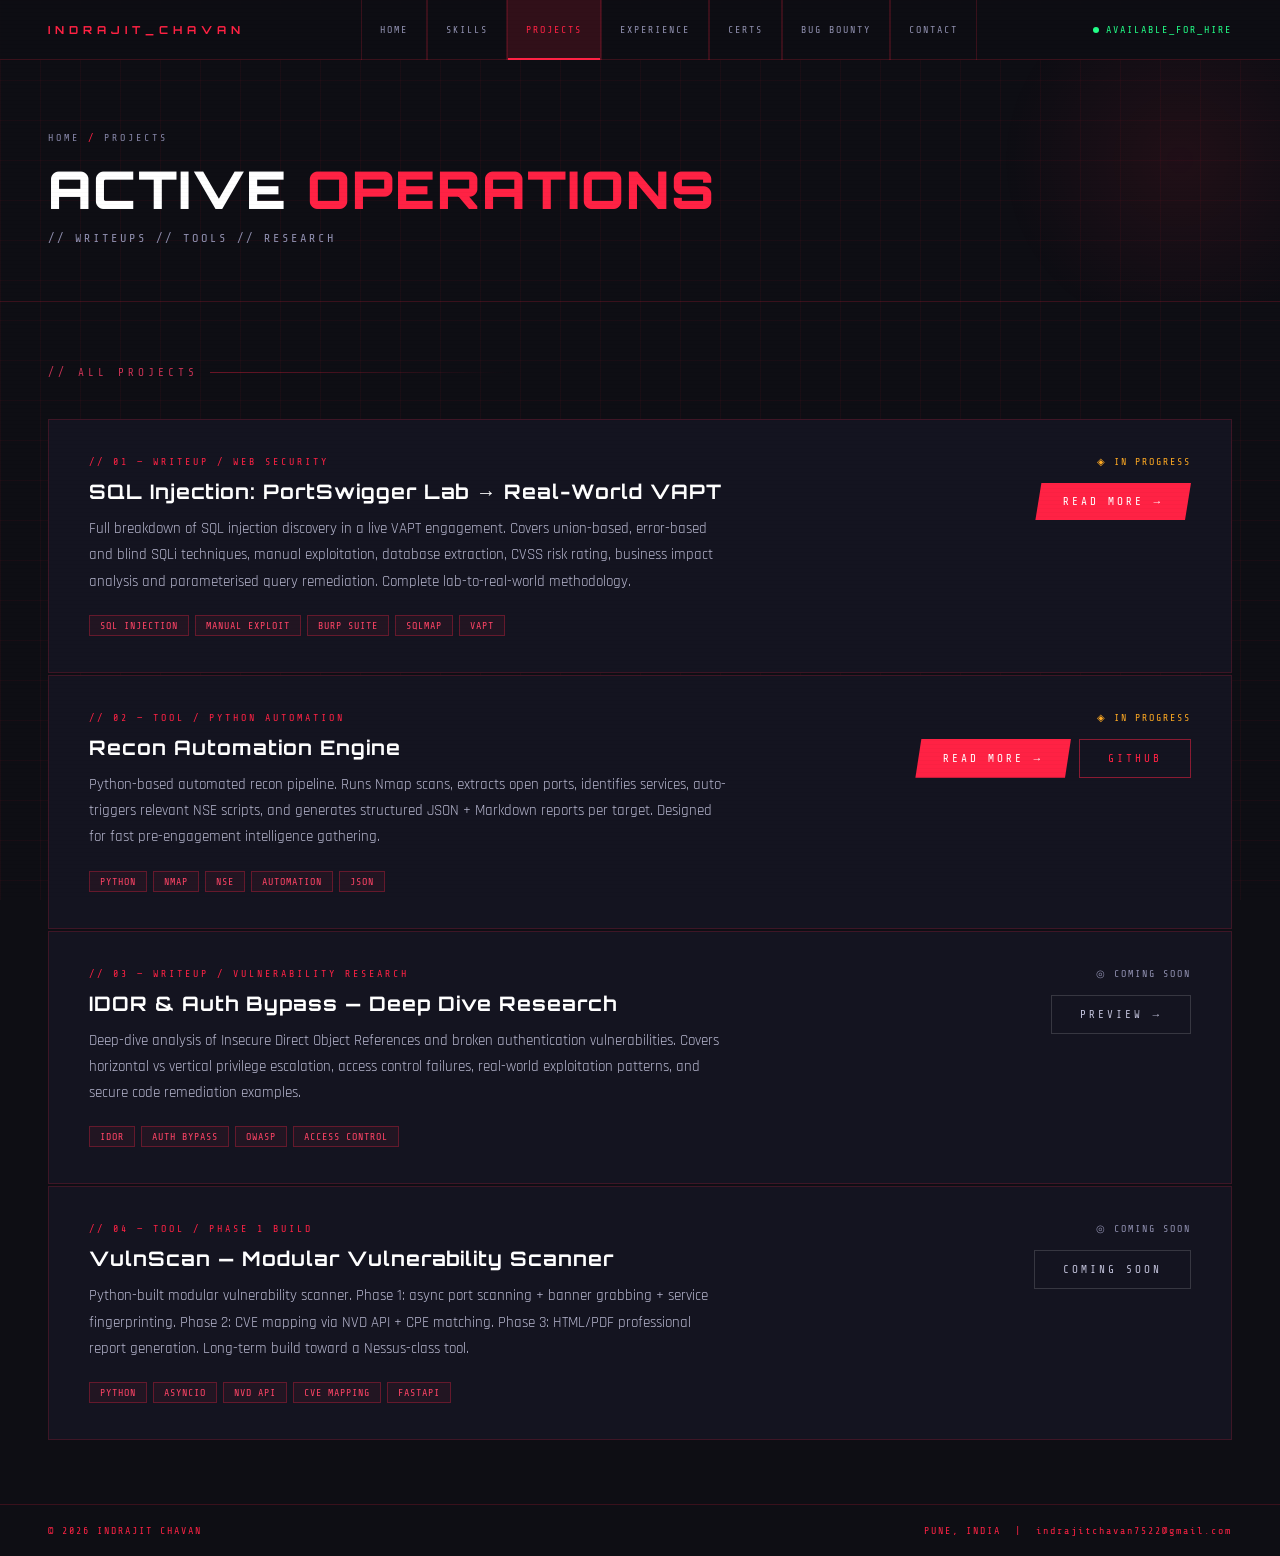
<file: projects.html>
<!DOCTYPE html>
<html lang="en">
<head>
  <meta charset="UTF-8"/>
  <meta name="viewport" content="width=device-width, initial-scale=1.0"/>
  <title>Projects | Indrajit Chavan</title>
  <link rel="stylesheet" href="assets/style.css"/>
  <style>
    .projects-grid { display:flex; flex-direction:column; gap:2px; }

    .project-card {
      background:var(--bg2); border:1px solid var(--border);
      display:grid; grid-template-columns:1fr auto;
      align-items:start; gap:32px; padding:36px 40px;
      position:relative; overflow:hidden;
      transition:all .3s;
    }
    .project-card::after {
      content:''; position:absolute; bottom:0; left:0; right:0; height:2px;
      background:linear-gradient(90deg,var(--red),transparent);
      transform:scaleX(0); transition:transform .4s; transform-origin:left;
    }
    .project-card:hover { background:var(--bg3); border-color:var(--border-h); }
    .project-card:hover::after { transform:scaleX(1); }

    .proj-tag { font-family:var(--mono); font-size:10px; color:var(--red); letter-spacing:3px; margin-bottom:12px; }
    .proj-title { font-family:var(--display); font-size:20px; font-weight:700; color:#fff; letter-spacing:1px; margin-bottom:12px; }
    .proj-desc { font-size:15px; color:var(--muted2); line-height:1.75; max-width:640px; }
    .proj-meta { display:flex; align-items:center; gap:20px; margin-top:20px; flex-wrap:wrap; }

    .proj-right { display:flex; flex-direction:column; align-items:flex-end; gap:16px; }
    .proj-links { display:flex; gap:8px; }

    @media(max-width:760px){ .project-card{grid-template-columns:1fr;} .proj-right{align-items:flex-start;} }
  </style>
</head>
<body>

<nav>
  <a href="index.html" class="nav-logo">INDRAJIT_CHAVAN</a>
  <ul class="nav-links">
    <li><a href="index.html">HOME</a></li>
    <li><a href="skills.html">SKILLS</a></li>
    <li><a href="projects.html">PROJECTS</a></li>
    <li><a href="experience.html">EXPERIENCE</a></li>
    <li><a href="certs.html">CERTS</a></li>
    <li><a href="bugbounty.html">BUG BOUNTY</a></li>
    <li><a href="contact.html">CONTACT</a></li>
  </ul>
  <div class="nav-right">
    <div class="nav-status"><span class="status-dot"></span>AVAILABLE_FOR_HIRE</div>
  </div>
</nav>

<main class="page-main">

  <div class="page-hero">
    <div class="breadcrumb"><a href="index.html">HOME</a> <span>/</span> PROJECTS</div>
    <h1 class="page-title">ACTIVE <span>OPERATIONS</span></h1>
    <p class="page-subtitle">// WRITEUPS // TOOLS // RESEARCH</p>
  </div>

  <section class="content-section">
    <div class="section-label">// ALL PROJECTS</div>

    <div class="projects-grid">

      <!-- PROJECT 1 -->
      <div class="project-card reveal">
        <div>
          <div class="proj-tag">// 01 — WRITEUP / WEB SECURITY</div>
          <div class="proj-title">SQL Injection: PortSwigger Lab → Real-World VAPT</div>
          <div class="proj-desc">
            Full breakdown of SQL injection discovery in a live VAPT engagement.
            Covers union-based, error-based and blind SQLi techniques, manual exploitation, 
            database extraction, CVSS risk rating, business impact analysis and parameterised 
            query remediation. Complete lab-to-real-world methodology.
          </div>
          <div class="proj-meta">
            <div class="chips">
              <span class="chip">SQL INJECTION</span>
              <span class="chip">MANUAL EXPLOIT</span>
              <span class="chip">BURP SUITE</span>
              <span class="chip">SQLMAP</span>
              <span class="chip">VAPT</span>
            </div>
          </div>
        </div>
        <div class="proj-right">
          <span class="status-wip">◈ IN PROGRESS</span>
          <div class="proj-links">
            <a href="projects/sqli-case-study.html" class="btn btn-red">Read More →</a>
          </div>
        </div>
      </div>

      <!-- PROJECT 2 -->
      <div class="project-card reveal">
        <div>
          <div class="proj-tag">// 02 — TOOL / PYTHON AUTOMATION</div>
          <div class="proj-title">Recon Automation Engine</div>
          <div class="proj-desc">
            Python-based automated recon pipeline. Runs Nmap scans, extracts open ports, 
            identifies services, auto-triggers relevant NSE scripts, and generates structured 
            JSON + Markdown reports per target. Designed for fast pre-engagement intelligence gathering.
          </div>
          <div class="proj-meta">
            <div class="chips">
              <span class="chip">PYTHON</span>
              <span class="chip">NMAP</span>
              <span class="chip">NSE</span>
              <span class="chip">AUTOMATION</span>
              <span class="chip">JSON</span>
            </div>
          </div>
        </div>
        <div class="proj-right">
          <span class="status-wip">◈ IN PROGRESS</span>
          <div class="proj-links">
            <a href="projects/recon-tool.html" class="btn btn-red">Read More →</a>
            <a href="https://github.com/radhe-chavan" class="btn btn-outline" target="_blank">GitHub</a>
          </div>
        </div>
      </div>

      <!-- PROJECT 3 -->
      <div class="project-card reveal">
        <div>
          <div class="proj-tag">// 03 — WRITEUP / VULNERABILITY RESEARCH</div>
          <div class="proj-title">IDOR &amp; Auth Bypass — Deep Dive Research</div>
          <div class="proj-desc">
            Deep-dive analysis of Insecure Direct Object References and broken authentication 
            vulnerabilities. Covers horizontal vs vertical privilege escalation, access control 
            failures, real-world exploitation patterns, and secure code remediation examples.
          </div>
          <div class="proj-meta">
            <div class="chips">
              <span class="chip">IDOR</span>
              <span class="chip">AUTH BYPASS</span>
              <span class="chip">OWASP</span>
              <span class="chip">ACCESS CONTROL</span>
            </div>
          </div>
        </div>
        <div class="proj-right">
          <span class="status-soon">◎ COMING SOON</span>
          <div class="proj-links">
            <a href="projects/idor-research.html" class="btn btn-ghost">Preview →</a>
          </div>
        </div>
      </div>

      <!-- PROJECT 4 -->
      <div class="project-card reveal">
        <div>
          <div class="proj-tag">// 04 — TOOL / PHASE 1 BUILD</div>
          <div class="proj-title">VulnScan — Modular Vulnerability Scanner</div>
          <div class="proj-desc">
            Python-built modular vulnerability scanner. Phase 1: async port scanning + banner 
            grabbing + service fingerprinting. Phase 2: CVE mapping via NVD API + CPE matching. 
            Phase 3: HTML/PDF professional report generation. Long-term build toward a Nessus-class tool.
          </div>
          <div class="proj-meta">
            <div class="chips">
              <span class="chip">PYTHON</span>
              <span class="chip">ASYNCIO</span>
              <span class="chip">NVD API</span>
              <span class="chip">CVE MAPPING</span>
              <span class="chip">FASTAPI</span>
            </div>
          </div>
        </div>
        <div class="proj-right">
          <span class="status-soon">◎ COMING SOON</span>
          <div class="proj-links">
            <a href="#" class="btn btn-ghost">Coming Soon</a>
          </div>
        </div>
      </div>

    </div>
  </section>

</main>

<footer>
  <span>© 2026 <span>INDRAJIT CHAVAN</span></span>
  <span>PUNE, INDIA &nbsp;|&nbsp; <span>indrajitchavan7522@gmail.com</span></span>
</footer>
<script src="assets/main.js"></script>
</body>
</html>
</file>
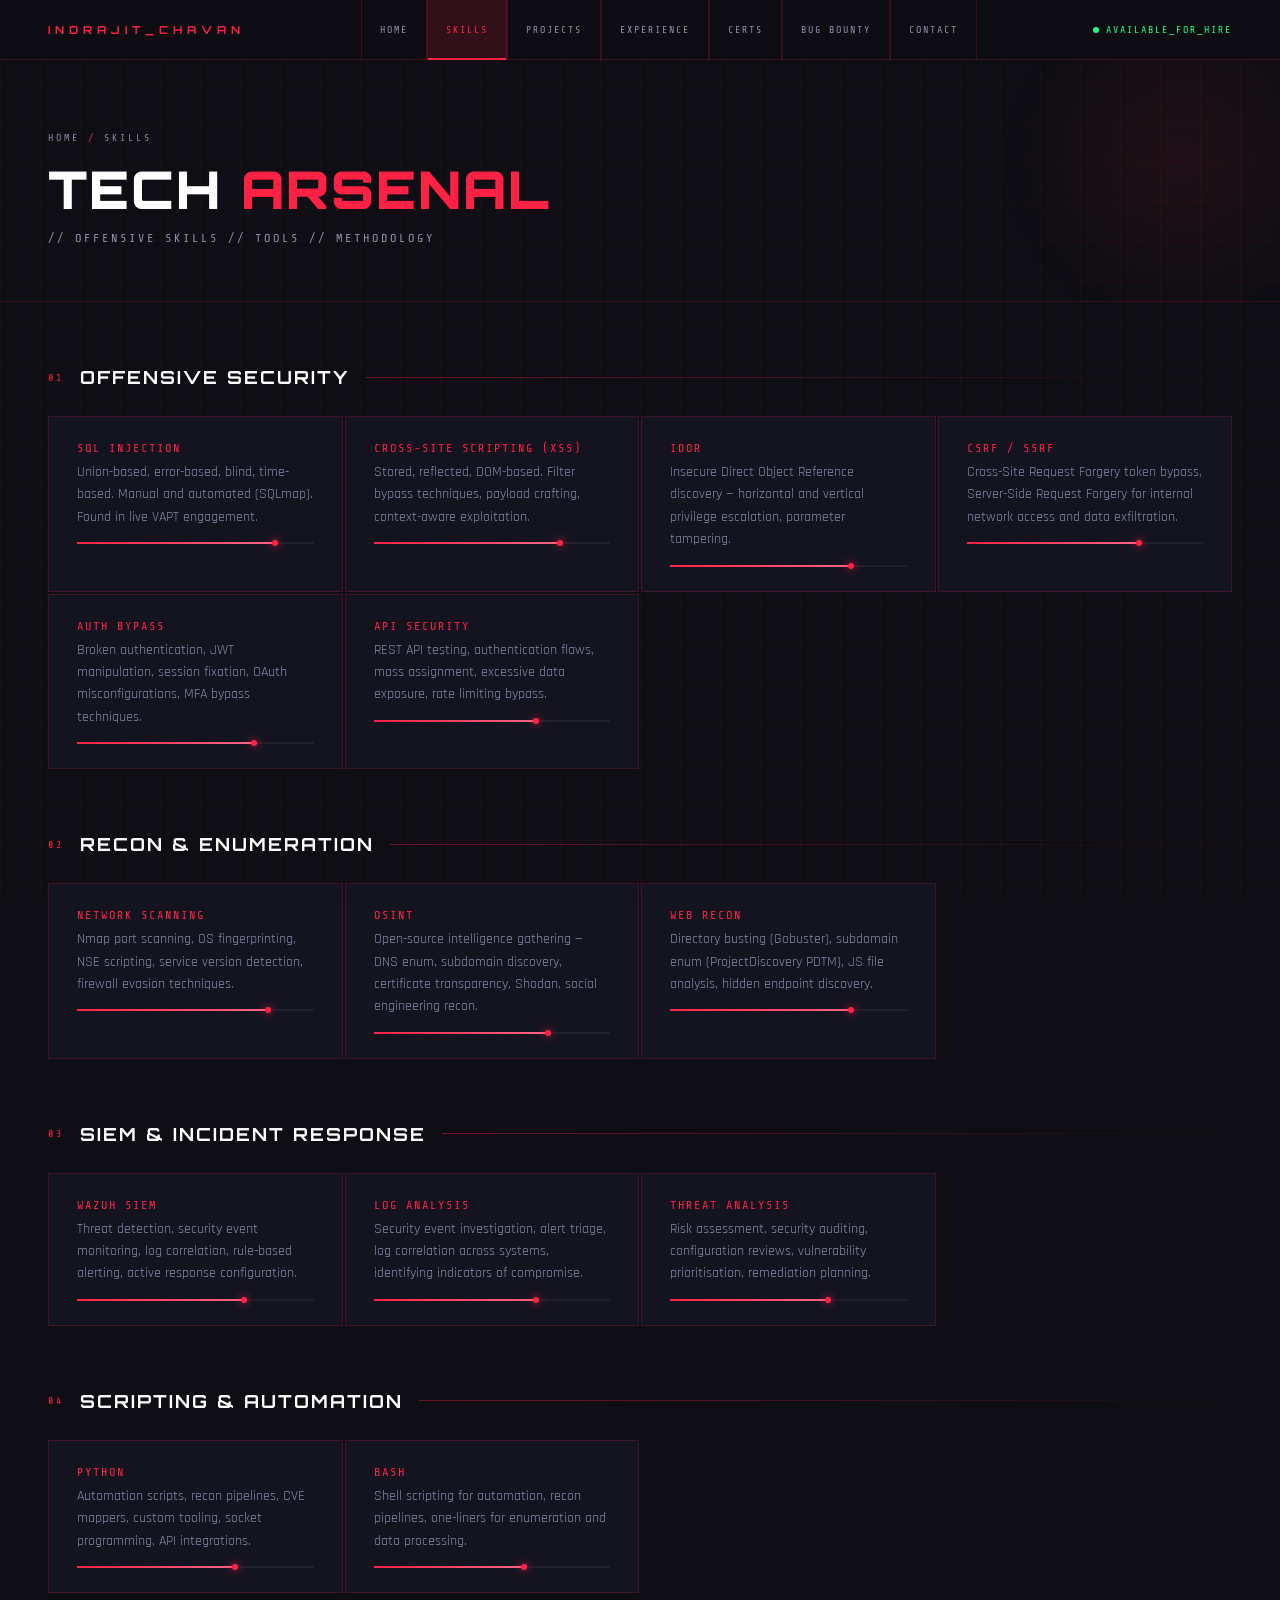
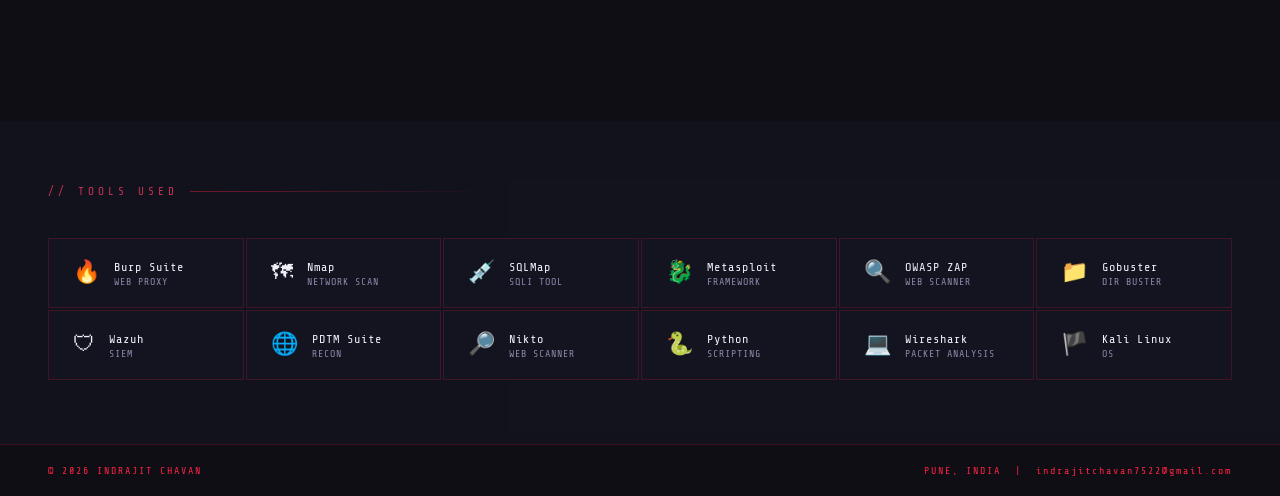
<file: skills.html>
<!DOCTYPE html>
<html lang="en">
<head>
  <meta charset="UTF-8"/>
  <meta name="viewport" content="width=device-width, initial-scale=1.0"/>
  <title>Skills | Indrajit Chavan</title>
  <link rel="stylesheet" href="assets/style.css"/>
  <style>
    .skills-category { margin-bottom: 64px; }

    .cat-header {
      display: flex; align-items: center; gap: 16px;
      margin-bottom: 28px;
    }
    .cat-num { font-family:var(--mono); font-size:10px; color:var(--red); letter-spacing:3px; }
    .cat-title { font-family:var(--display); font-size:18px; font-weight:700; color:#fff; letter-spacing:2px; }
    .cat-line { flex:1; height:1px; background:linear-gradient(90deg,var(--border-h),transparent); }

    .skill-grid { display:grid; grid-template-columns:repeat(auto-fill,minmax(260px,1fr)); gap:2px; }

    .skill-item {
      background:var(--bg2); border:1px solid var(--border);
      padding:24px 28px;
      position:relative; overflow:hidden;
      transition:all .3s;
    }
    .skill-item::before {
      content:''; position:absolute; left:0; top:0; bottom:0; width:3px;
      background:var(--red); transform:scaleY(0); transform-origin:bottom; transition:transform .3s;
    }
    .skill-item:hover { background:var(--bg3); border-color:var(--border-h); transform:translateX(4px); }
    .skill-item:hover::before { transform:scaleY(1); }

    .skill-item-name { font-family:var(--mono); font-size:12px; color:var(--red); letter-spacing:2px; margin-bottom:6px; }
    .skill-item-desc { font-size:14px; color:var(--muted); line-height:1.6; }
    .skill-bar-wrap { margin-top:14px; height:2px; background:rgba(255,255,255,.05); }
    .skill-bar {
      height:100%; background:linear-gradient(90deg,var(--red),#ff6688); position:relative;
    }
    .skill-bar::after {
      content:''; position:absolute; right:0; top:-2px;
      width:6px; height:6px; border-radius:50%; background:var(--red); box-shadow:0 0 8px var(--red);
    }

    /* TOOLS GRID */
    .tools-grid { display:grid; grid-template-columns:repeat(auto-fill,minmax(180px,1fr)); gap:2px; }
    .tool-item {
      background:var(--bg2); border:1px solid var(--border);
      padding:20px 24px;
      display:flex; align-items:center; gap:14px;
      transition:all .3s;
    }
    .tool-item:hover { background:var(--bg3); border-color:var(--border-h); }
    .tool-icon { font-size:22px; flex-shrink:0; }
    .tool-name { font-family:var(--mono); font-size:12px; color:var(--text); letter-spacing:1px; }
    .tool-type { font-family:var(--mono); font-size:10px; color:var(--muted); margin-top:2px; letter-spacing:1px; }

    @media(max-width:600px){ .skill-grid{grid-template-columns:1fr;} .tools-grid{grid-template-columns:1fr 1fr;} }
  </style>
</head>
<body>

<nav>
  <a href="index.html" class="nav-logo">INDRAJIT_CHAVAN</a>
  <ul class="nav-links">
    <li><a href="index.html">HOME</a></li>
    <li><a href="skills.html">SKILLS</a></li>
    <li><a href="projects.html">PROJECTS</a></li>
    <li><a href="experience.html">EXPERIENCE</a></li>
    <li><a href="certs.html">CERTS</a></li>
    <li><a href="bugbounty.html">BUG BOUNTY</a></li>
    <li><a href="contact.html">CONTACT</a></li>
  </ul>
  <div class="nav-right">
    <div class="nav-status"><span class="status-dot"></span>AVAILABLE_FOR_HIRE</div>
  </div>
</nav>

<main class="page-main">

  <div class="page-hero">
    <div class="breadcrumb"><a href="index.html">HOME</a> <span>/</span> SKILLS</div>
    <h1 class="page-title">TECH <span>ARSENAL</span></h1>
    <p class="page-subtitle">// OFFENSIVE SKILLS // TOOLS // METHODOLOGY</p>
  </div>

  <section class="content-section">

    <!-- OFFENSIVE SECURITY -->
    <div class="skills-category">
      <div class="cat-header">
        <span class="cat-num">01</span>
        <span class="cat-title">OFFENSIVE SECURITY</span>
        <div class="cat-line"></div>
      </div>
      <div class="skill-grid">
        <div class="skill-item reveal">
          <div class="skill-item-name">SQL INJECTION</div>
          <div class="skill-item-desc">Union-based, error-based, blind, time-based. Manual and automated (SQLmap). Found in live VAPT engagement.</div>
          <div class="skill-bar-wrap"><div class="skill-bar" style="width:85%"></div></div>
        </div>
        <div class="skill-item reveal">
          <div class="skill-item-name">CROSS-SITE SCRIPTING (XSS)</div>
          <div class="skill-item-desc">Stored, reflected, DOM-based. Filter bypass techniques, payload crafting, context-aware exploitation.</div>
          <div class="skill-bar-wrap"><div class="skill-bar" style="width:80%"></div></div>
        </div>
        <div class="skill-item reveal">
          <div class="skill-item-name">IDOR</div>
          <div class="skill-item-desc">Insecure Direct Object Reference discovery — horizontal and vertical privilege escalation, parameter tampering.</div>
          <div class="skill-bar-wrap"><div class="skill-bar" style="width:78%"></div></div>
        </div>
        <div class="skill-item reveal">
          <div class="skill-item-name">CSRF / SSRF</div>
          <div class="skill-item-desc">Cross-Site Request Forgery token bypass, Server-Side Request Forgery for internal network access and data exfiltration.</div>
          <div class="skill-bar-wrap"><div class="skill-bar" style="width:74%"></div></div>
        </div>
        <div class="skill-item reveal">
          <div class="skill-item-name">AUTH BYPASS</div>
          <div class="skill-item-desc">Broken authentication, JWT manipulation, session fixation, OAuth misconfigurations, MFA bypass techniques.</div>
          <div class="skill-bar-wrap"><div class="skill-bar" style="width:76%"></div></div>
        </div>
        <div class="skill-item reveal">
          <div class="skill-item-name">API SECURITY</div>
          <div class="skill-item-desc">REST API testing, authentication flaws, mass assignment, excessive data exposure, rate limiting bypass.</div>
          <div class="skill-bar-wrap"><div class="skill-bar" style="width:70%"></div></div>
        </div>
      </div>
    </div>

    <!-- RECON & ENUMERATION -->
    <div class="skills-category">
      <div class="cat-header">
        <span class="cat-num">02</span>
        <span class="cat-title">RECON &amp; ENUMERATION</span>
        <div class="cat-line"></div>
      </div>
      <div class="skill-grid">
        <div class="skill-item reveal">
          <div class="skill-item-name">NETWORK SCANNING</div>
          <div class="skill-item-desc">Nmap port scanning, OS fingerprinting, NSE scripting, service version detection, firewall evasion techniques.</div>
          <div class="skill-bar-wrap"><div class="skill-bar" style="width:82%"></div></div>
        </div>
        <div class="skill-item reveal">
          <div class="skill-item-name">OSINT</div>
          <div class="skill-item-desc">Open-source intelligence gathering — DNS enum, subdomain discovery, certificate transparency, Shodan, social engineering recon.</div>
          <div class="skill-bar-wrap"><div class="skill-bar" style="width:75%"></div></div>
        </div>
        <div class="skill-item reveal">
          <div class="skill-item-name">WEB RECON</div>
          <div class="skill-item-desc">Directory busting (Gobuster), subdomain enum (ProjectDiscovery PDTM), JS file analysis, hidden endpoint discovery.</div>
          <div class="skill-bar-wrap"><div class="skill-bar" style="width:78%"></div></div>
        </div>
      </div>
    </div>

    <!-- DEFENSIVE / SIEM -->
    <div class="skills-category">
      <div class="cat-header">
        <span class="cat-num">03</span>
        <span class="cat-title">SIEM &amp; INCIDENT RESPONSE</span>
        <div class="cat-line"></div>
      </div>
      <div class="skill-grid">
        <div class="skill-item reveal">
          <div class="skill-item-name">WAZUH SIEM</div>
          <div class="skill-item-desc">Threat detection, security event monitoring, log correlation, rule-based alerting, active response configuration.</div>
          <div class="skill-bar-wrap"><div class="skill-bar" style="width:72%"></div></div>
        </div>
        <div class="skill-item reveal">
          <div class="skill-item-name">LOG ANALYSIS</div>
          <div class="skill-item-desc">Security event investigation, alert triage, log correlation across systems, identifying indicators of compromise.</div>
          <div class="skill-bar-wrap"><div class="skill-bar" style="width:70%"></div></div>
        </div>
        <div class="skill-item reveal">
          <div class="skill-item-name">THREAT ANALYSIS</div>
          <div class="skill-item-desc">Risk assessment, security auditing, configuration reviews, vulnerability prioritisation, remediation planning.</div>
          <div class="skill-bar-wrap"><div class="skill-bar" style="width:68%"></div></div>
        </div>
      </div>
    </div>

    <!-- SCRIPTING -->
    <div class="skills-category">
      <div class="cat-header">
        <span class="cat-num">04</span>
        <span class="cat-title">SCRIPTING &amp; AUTOMATION</span>
        <div class="cat-line"></div>
      </div>
      <div class="skill-grid">
        <div class="skill-item reveal">
          <div class="skill-item-name">PYTHON</div>
          <div class="skill-item-desc">Automation scripts, recon pipelines, CVE mappers, custom tooling, socket programming, API integrations.</div>
          <div class="skill-bar-wrap"><div class="skill-bar" style="width:68%"></div></div>
        </div>
        <div class="skill-item reveal">
          <div class="skill-item-name">BASH</div>
          <div class="skill-item-desc">Shell scripting for automation, recon pipelines, one-liners for enumeration and data processing.</div>
          <div class="skill-bar-wrap"><div class="skill-bar" style="width:65%"></div></div>
        </div>
      </div>
    </div>

  </section>

  <!-- TOOLS -->
  <section class="content-section alt">
    <div class="section-label">// TOOLS USED</div>
    <div class="tools-grid">
      <div class="tool-item reveal"><span class="tool-icon">🔥</span><div><div class="tool-name">Burp Suite</div><div class="tool-type">WEB PROXY</div></div></div>
      <div class="tool-item reveal"><span class="tool-icon">🗺</span><div><div class="tool-name">Nmap</div><div class="tool-type">NETWORK SCAN</div></div></div>
      <div class="tool-item reveal"><span class="tool-icon">💉</span><div><div class="tool-name">SQLMap</div><div class="tool-type">SQLI TOOL</div></div></div>
      <div class="tool-item reveal"><span class="tool-icon">🐉</span><div><div class="tool-name">Metasploit</div><div class="tool-type">FRAMEWORK</div></div></div>
      <div class="tool-item reveal"><span class="tool-icon">🔍</span><div><div class="tool-name">OWASP ZAP</div><div class="tool-type">WEB SCANNER</div></div></div>
      <div class="tool-item reveal"><span class="tool-icon">📁</span><div><div class="tool-name">Gobuster</div><div class="tool-type">DIR BUSTER</div></div></div>
      <div class="tool-item reveal"><span class="tool-icon">🛡</span><div><div class="tool-name">Wazuh</div><div class="tool-type">SIEM</div></div></div>
      <div class="tool-item reveal"><span class="tool-icon">🌐</span><div><div class="tool-name">PDTM Suite</div><div class="tool-type">RECON</div></div></div>
      <div class="tool-item reveal"><span class="tool-icon">🔎</span><div><div class="tool-name">Nikto</div><div class="tool-type">WEB SCANNER</div></div></div>
      <div class="tool-item reveal"><span class="tool-icon">🐍</span><div><div class="tool-name">Python</div><div class="tool-type">SCRIPTING</div></div></div>
      <div class="tool-item reveal"><span class="tool-icon">💻</span><div><div class="tool-name">Wireshark</div><div class="tool-type">PACKET ANALYSIS</div></div></div>
      <div class="tool-item reveal"><span class="tool-icon">🏴</span><div><div class="tool-name">Kali Linux</div><div class="tool-type">OS</div></div></div>
    </div>
  </section>

</main>

<footer>
  <span>© 2026 <span>INDRAJIT CHAVAN</span></span>
  <span>PUNE, INDIA &nbsp;|&nbsp; <span>indrajitchavan7522@gmail.com</span></span>
</footer>
<script src="assets/main.js"></script>
</body>
</html>
</file>
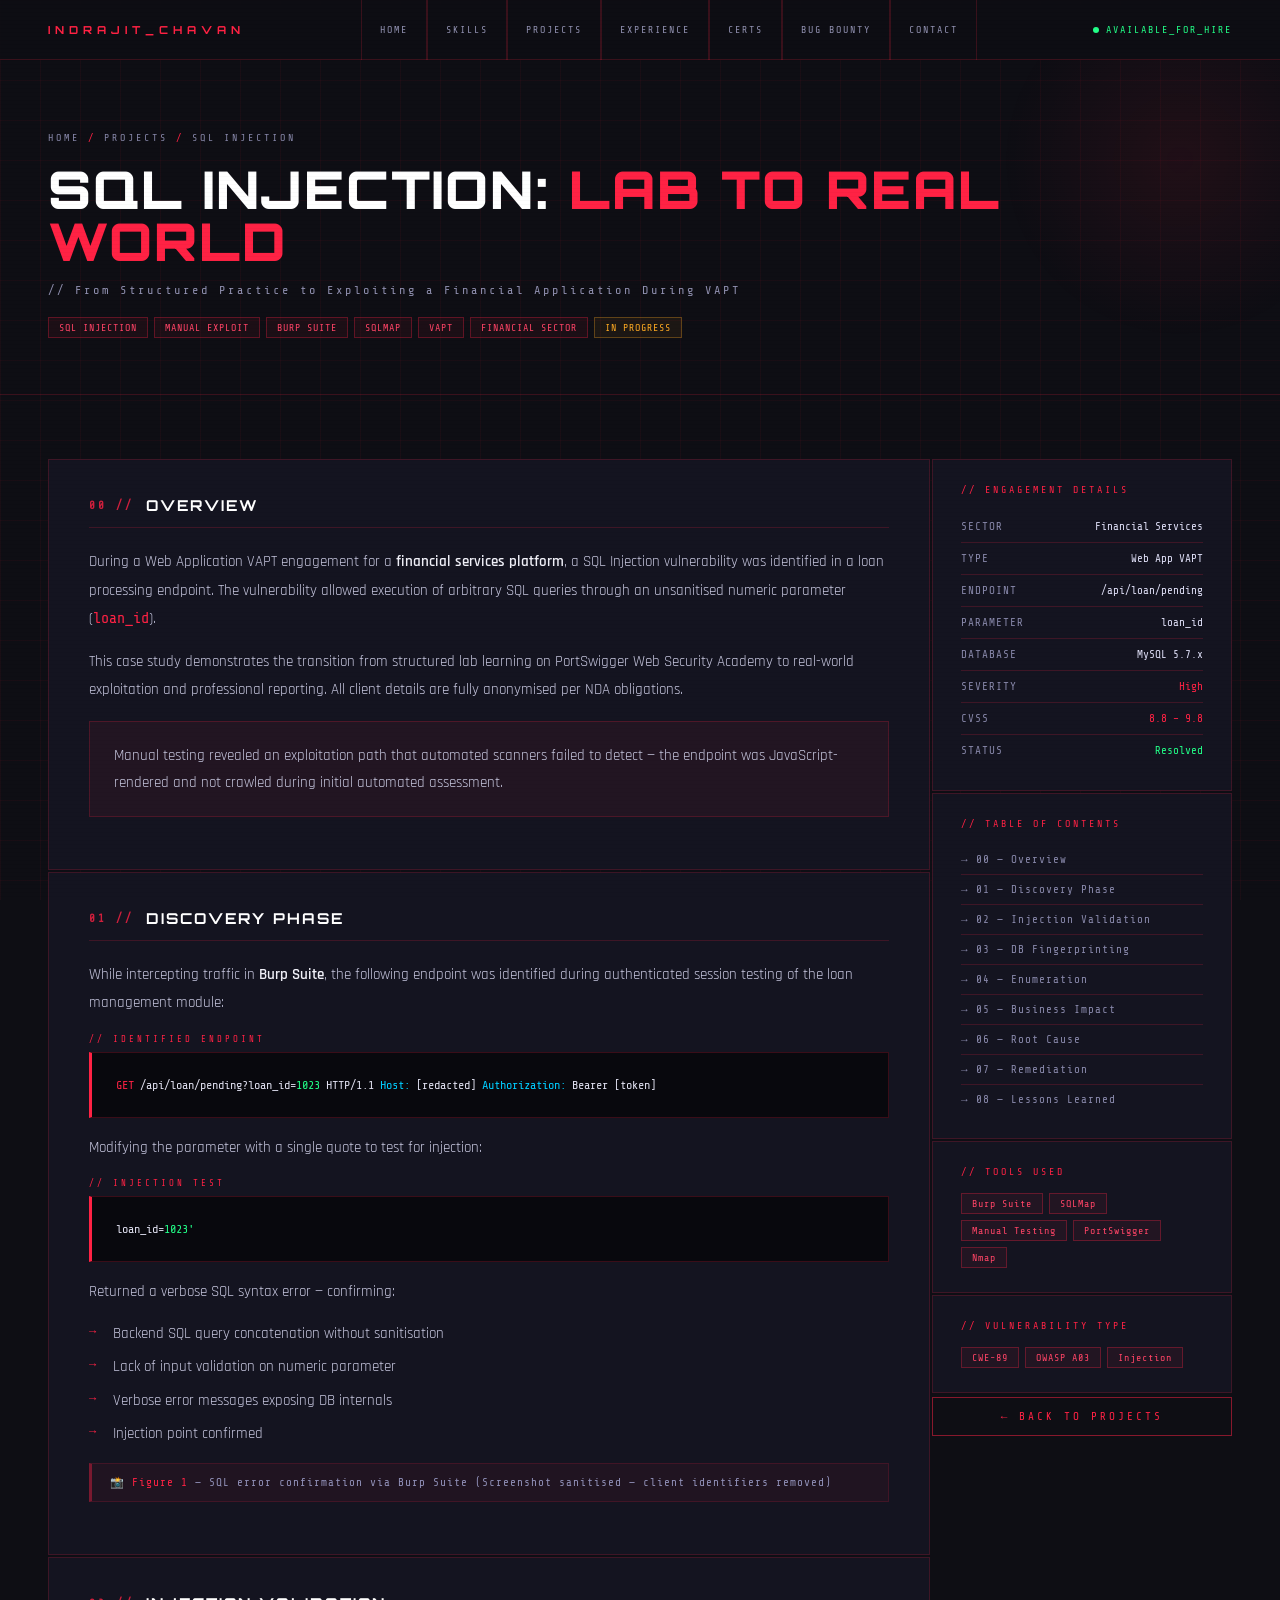
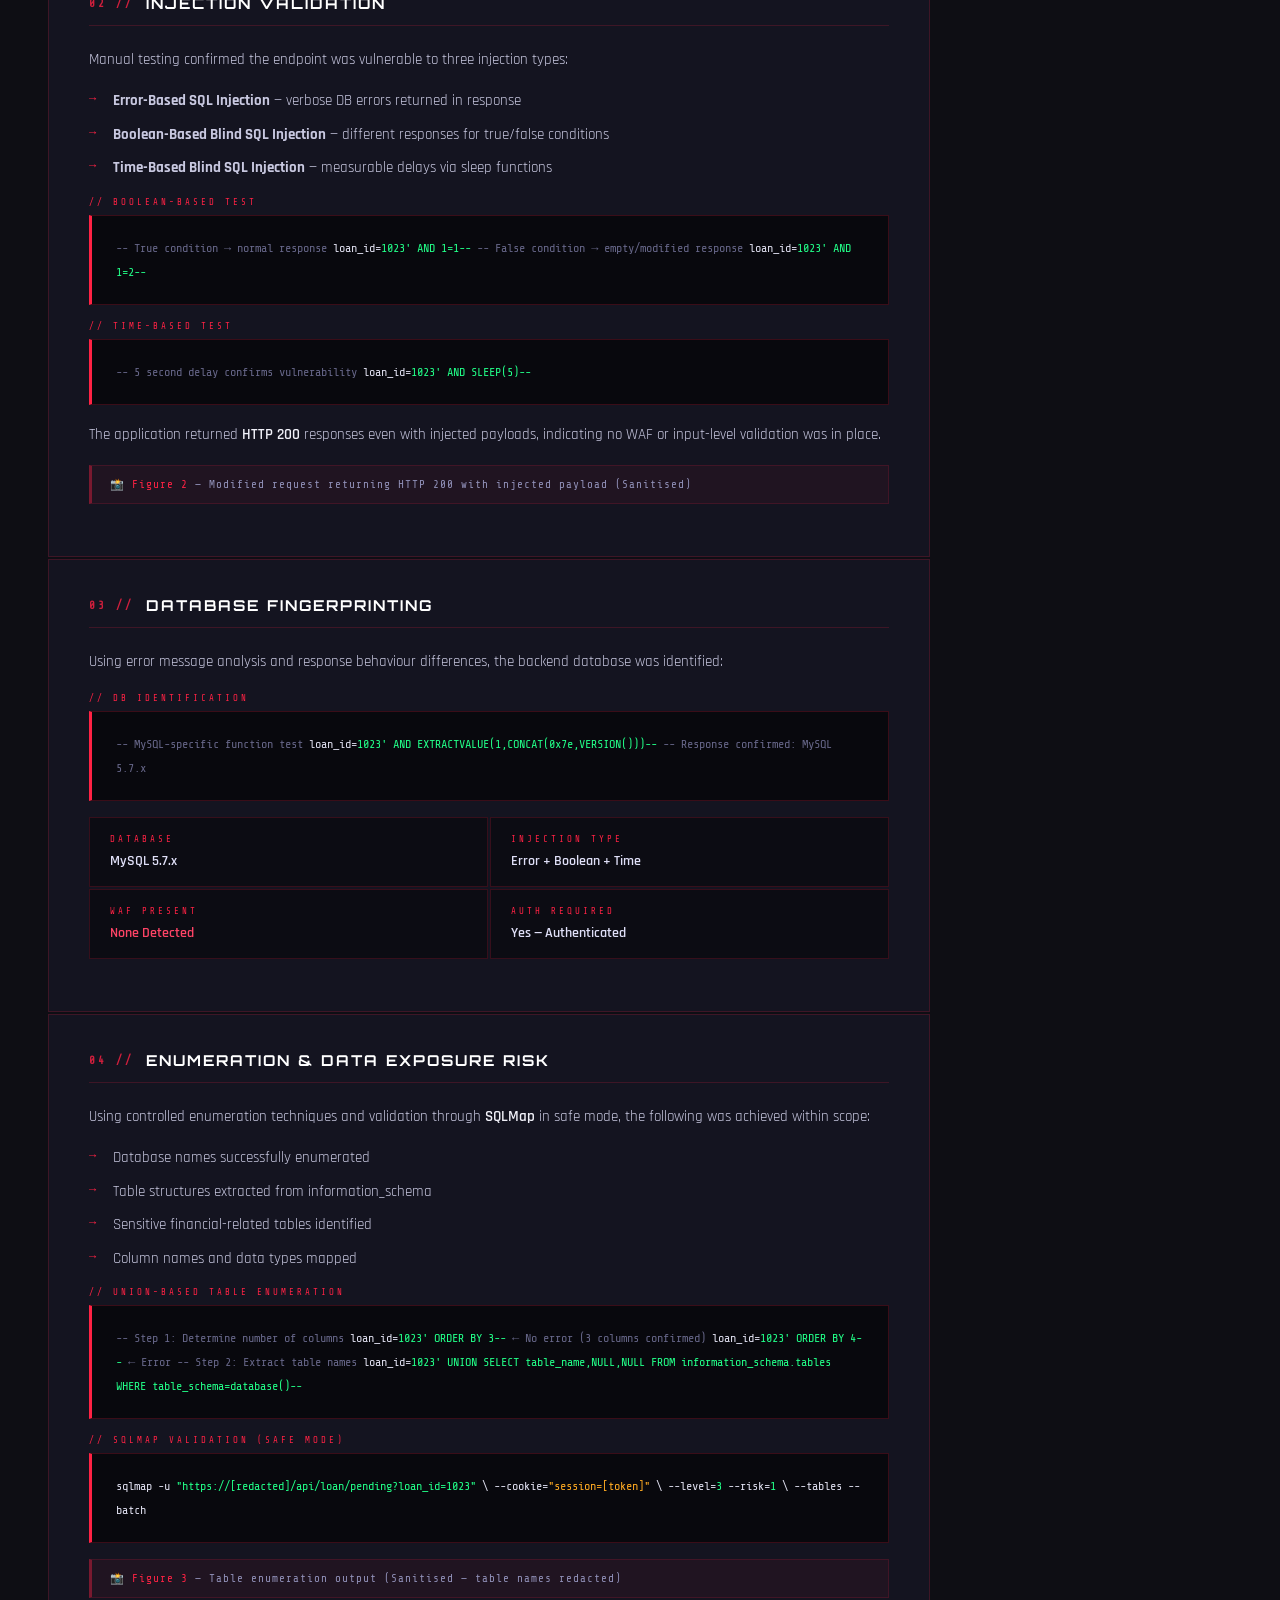
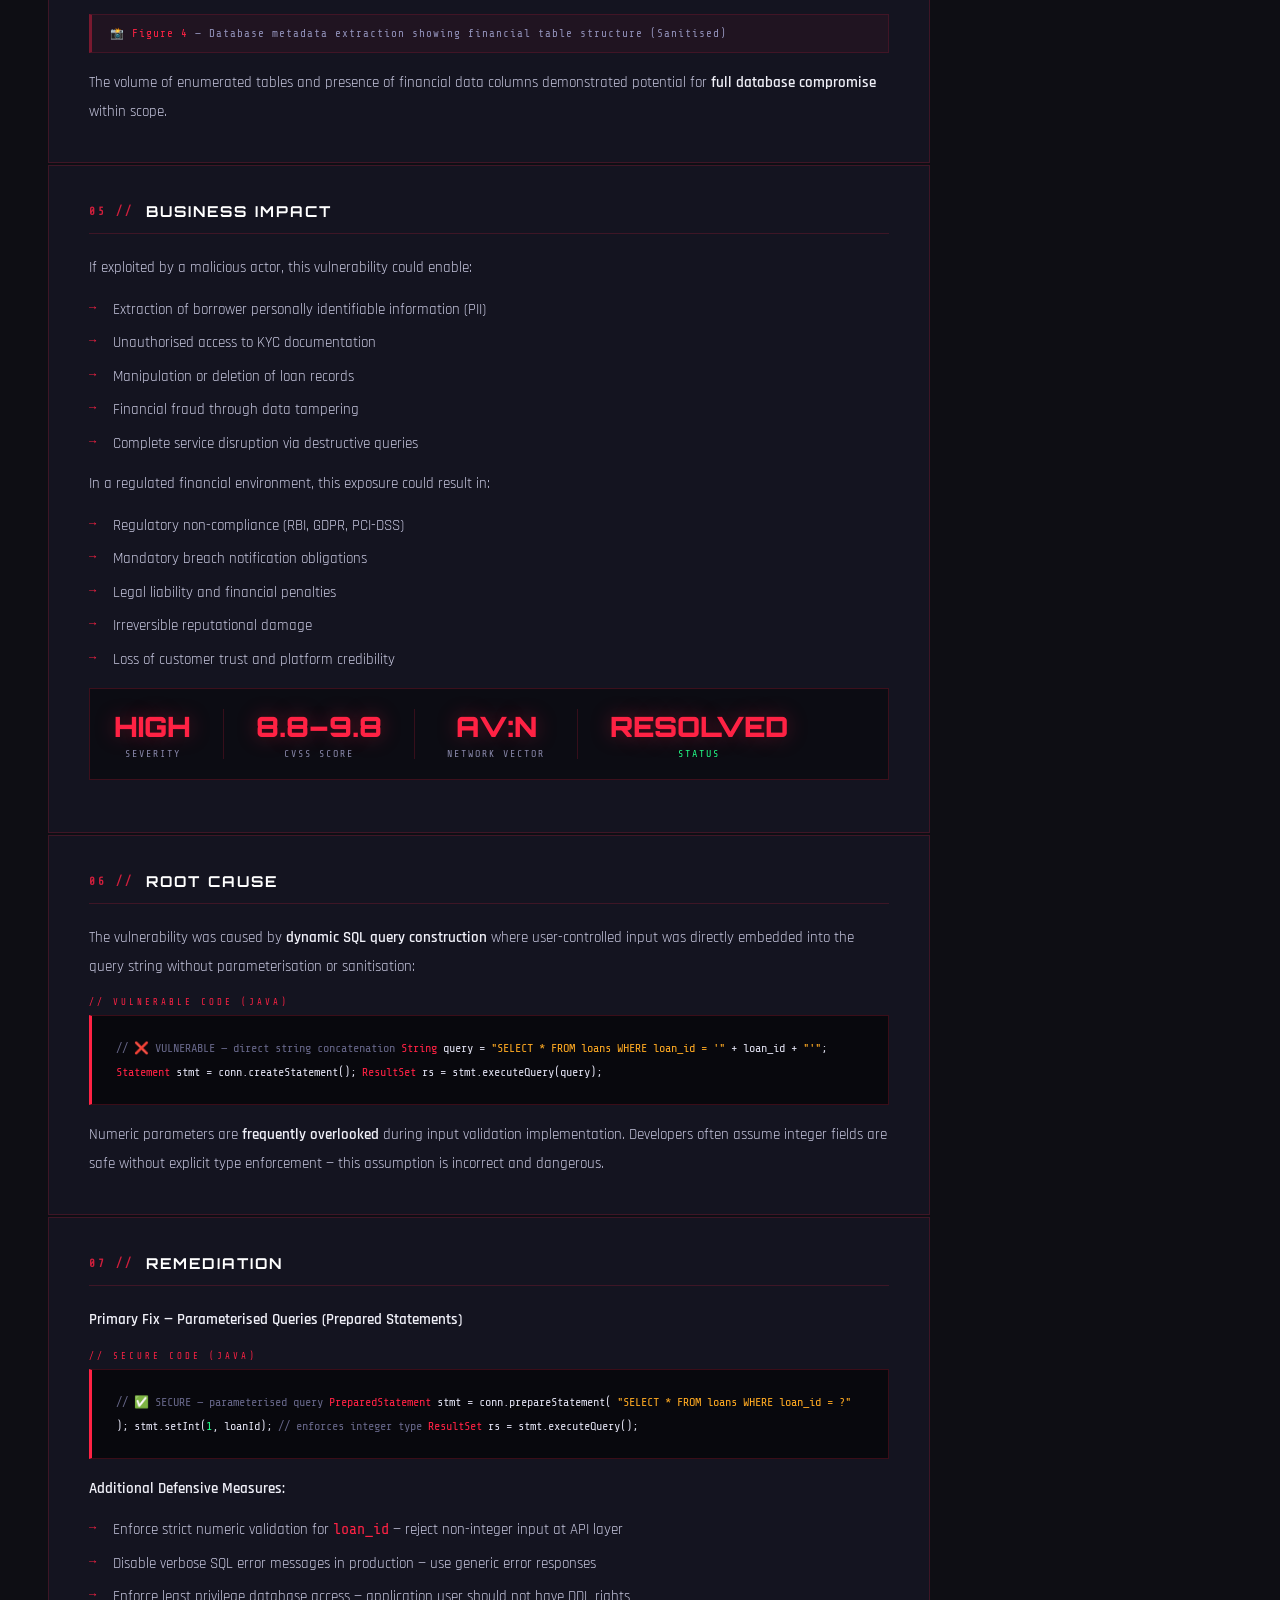
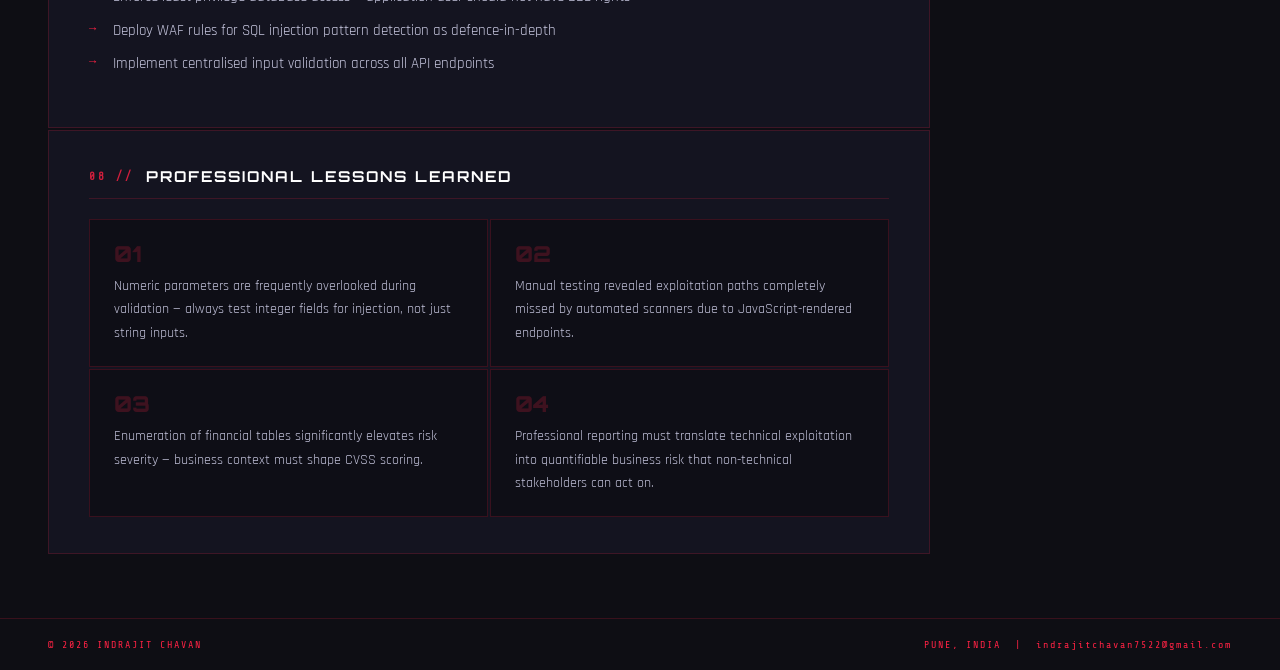
<file: projects/sqli-case-study.html>
<!DOCTYPE html>
<html lang="en">
<head>
  <meta charset="UTF-8"/>
  <meta name="viewport" content="width=device-width, initial-scale=1.0"/>
  <title>SQL Injection Case Study | Indrajit Chavan</title>
  <link rel="stylesheet" href="../assets/style.css"/>
  <style>
    .article-layout {
      display: grid;
      grid-template-columns: 1fr 300px;
      gap: 2px;
      align-items: start;
    }

    .article-body { display: flex; flex-direction: column; gap: 2px; }

    .article-section {
      background: var(--bg2);
      border: 1px solid var(--border);
      padding: 36px 40px;
    }

    .a-h2 {
      font-family: var(--display);
      font-size: 15px;
      font-weight: 700;
      color: #fff;
      letter-spacing: 2px;
      margin-bottom: 20px;
      padding-bottom: 12px;
      border-bottom: 1px solid var(--border);
      display: flex;
      align-items: center;
      gap: 12px;
    }
    .a-h2 .step-num {
      font-size: 11px;
      color: var(--red);
      font-family: var(--mono);
      letter-spacing: 3px;
      opacity: 0.8;
    }

    .a-p {
      font-size: 15px;
      color: #c8c8e0;
      line-height: 1.9;
      margin-bottom: 14px;
    }
    .a-p:last-child { margin-bottom: 0; }
    .a-p strong { color: #f0f0f8; font-weight: 600; }

    .code-block {
      background: rgba(0,0,0,.6);
      border: 1px solid rgba(255,34,68,.2);
      border-left: 3px solid var(--red);
      padding: 20px 24px;
      font-family: var(--mono);
      font-size: 12px;
      color: #e0e0f0;
      line-height: 2;
      overflow-x: auto;
      margin: 16px 0;
    }
    .code-block .cm { color: #666688; }
    .code-block .ck { color: var(--red); }
    .code-block .cv { color: #22ff88; }
    .code-block .cs { color: #ffaa22; }
    .code-block .ch { color: #00ccff; }

    .code-label {
      font-family: var(--mono);
      font-size: 9px;
      color: var(--red);
      letter-spacing: 3px;
      margin-bottom: -8px;
      margin-top: 16px;
      display: block;
    }

    .bullet-list {
      list-style: none;
      display: flex;
      flex-direction: column;
      gap: 8px;
      margin: 14px 0;
    }
    .bullet-list li {
      font-size: 15px;
      color: #c8c8e0;
      padding-left: 24px;
      position: relative;
      line-height: 1.7;
    }
    .bullet-list li::before {
      content: '→';
      position: absolute;
      left: 0;
      color: var(--red);
      font-family: var(--mono);
      font-size: 12px;
    }

    .figure-note {
      background: rgba(255,34,68,.05);
      border: 1px solid rgba(255,34,68,.15);
      border-left: 3px solid rgba(255,34,68,.4);
      padding: 12px 18px;
      font-family: var(--mono);
      font-size: 11px;
      color: #9090b8;
      letter-spacing: 1px;
      margin: 16px 0;
    }
    .figure-note span { color: var(--red); }

    .impact-grid {
      display: grid;
      grid-template-columns: 1fr 1fr;
      gap: 2px;
      margin: 16px 0;
    }
    .impact-item {
      background: rgba(0,0,0,.4);
      border: 1px solid var(--border);
      padding: 16px 20px;
    }
    .impact-label {
      font-family: var(--mono);
      font-size: 9px;
      color: var(--red);
      letter-spacing: 3px;
      margin-bottom: 8px;
    }
    .impact-val {
      font-size: 14px;
      color: #e0e0f8;
      font-weight: 600;
    }

    .severity-bar {
      background: rgba(0,0,0,.4);
      border: 1px solid rgba(255,34,68,.2);
      padding: 20px 24px;
      display: flex;
      align-items: center;
      gap: 32px;
      margin: 16px 0;
      flex-wrap: wrap;
    }
    .sev-item { text-align: center; }
    .sev-val {
      font-family: var(--display);
      font-size: 28px;
      font-weight: 900;
      color: var(--red);
      display: block;
      text-shadow: 0 0 20px var(--red-glow);
    }
    .sev-label {
      font-family: var(--mono);
      font-size: 10px;
      color: #8888aa;
      letter-spacing: 2px;
      margin-top: 4px;
      display: block;
    }
    .sev-divider {
      width: 1px;
      height: 50px;
      background: var(--border);
    }

    .highlight-box {
      background: rgba(255,34,68,.06);
      border: 1px solid rgba(255,34,68,.2);
      padding: 20px 24px;
      margin: 16px 0;
    }
    .highlight-box p {
      font-size: 15px;
      color: #c8c8e0;
      line-height: 1.8;
      margin: 0;
    }

    .lesson-grid {
      display: grid;
      grid-template-columns: 1fr 1fr;
      gap: 2px;
      margin-top: 4px;
    }
    .lesson-item {
      background: rgba(0,0,0,.3);
      border: 1px solid var(--border);
      padding: 20px 24px;
      transition: all .3s;
    }
    .lesson-item:hover { border-color: var(--border-h); background: var(--bg3); }
    .lesson-num {
      font-family: var(--display);
      font-size: 22px;
      font-weight: 900;
      color: rgba(255,34,68,.2);
      display: block;
      margin-bottom: 8px;
    }
    .lesson-text {
      font-size: 14px;
      color: #c0c0d8;
      line-height: 1.7;
    }

    /* SIDEBAR */
    .article-sidebar {
      display: flex;
      flex-direction: column;
      gap: 2px;
      position: sticky;
      top: 80px;
    }

    .sidebar-card {
      background: var(--bg2);
      border: 1px solid var(--border);
      padding: 24px 28px;
    }

    .sidebar-title {
      font-family: var(--mono);
      font-size: 10px;
      color: var(--red);
      letter-spacing: 3px;
      margin-bottom: 16px;
    }

    .sidebar-row {
      display: flex;
      justify-content: space-between;
      align-items: center;
      padding: 9px 0;
      border-bottom: 1px solid var(--border);
      font-size: 13px;
    }
    .sidebar-row:last-child { border-bottom: none; }
    .sidebar-key {
      color: #8888aa;
      font-family: var(--mono);
      font-size: 11px;
      letter-spacing: 1px;
    }
    .sidebar-val {
      color: #e0e0f8;
      font-family: var(--mono);
      font-size: 11px;
      text-align: right;
    }
    .sidebar-val.red { color: var(--red); }
    .sidebar-val.green { color: var(--green); }

    .toc-link {
      display: block;
      font-family: var(--mono);
      font-size: 11px;
      color: #8888aa;
      letter-spacing: 1px;
      padding: 8px 0;
      border-bottom: 1px solid var(--border);
      text-decoration: none;
      transition: color .2s;
    }
    .toc-link:last-child { border-bottom: none; }
    .toc-link:hover { color: var(--red); }
    .toc-link::before { content: '→ '; }

    @media(max-width:960px){
      .article-layout { grid-template-columns: 1fr; }
      .article-sidebar { position: static; }
      .impact-grid { grid-template-columns: 1fr; }
      .lesson-grid { grid-template-columns: 1fr; }
    }
  </style>
</head>
<body>

<nav>
  <a href="../index.html" class="nav-logo">INDRAJIT_CHAVAN</a>
  <ul class="nav-links">
    <li><a href="../index.html">HOME</a></li>
    <li><a href="../skills.html">SKILLS</a></li>
    <li><a href="../projects.html">PROJECTS</a></li>
    <li><a href="../experience.html">EXPERIENCE</a></li>
    <li><a href="../certs.html">CERTS</a></li>
    <li><a href="../bugbounty.html">BUG BOUNTY</a></li>
    <li><a href="../contact.html">CONTACT</a></li>
  </ul>
  <div class="nav-right">
    <div class="nav-status"><span class="status-dot"></span>AVAILABLE_FOR_HIRE</div>
  </div>
</nav>

<main class="page-main">

  <!-- PAGE HERO -->
  <div class="page-hero">
    <div class="breadcrumb">
      <a href="../index.html">HOME</a> <span>/</span>
      <a href="../projects.html">PROJECTS</a> <span>/</span>
      SQL INJECTION
    </div>
    <h1 class="page-title">SQL INJECTION: <span>LAB TO REAL WORLD</span></h1>
    <p class="page-subtitle">// From Structured Practice to Exploiting a Financial Application During VAPT</p>
    <div class="chips" style="margin-top: 20px;">
      <span class="chip">SQL INJECTION</span>
      <span class="chip">MANUAL EXPLOIT</span>
      <span class="chip">BURP SUITE</span>
      <span class="chip">SQLMAP</span>
      <span class="chip">VAPT</span>
      <span class="chip">FINANCIAL SECTOR</span>
      <span class="chip yellow">IN PROGRESS</span>
    </div>
  </div>

  <section class="content-section">
    <div class="article-layout">

      <!-- ===== ARTICLE BODY ===== -->
      <div class="article-body">

        <!-- OVERVIEW -->
        <div class="article-section reveal">
          <div class="a-h2">
            <span class="step-num">00 //</span> OVERVIEW
          </div>
          <p class="a-p">
            During a Web Application VAPT engagement for a <strong>financial services platform</strong>,
            a SQL Injection vulnerability was identified in a loan processing endpoint.
            The vulnerability allowed execution of arbitrary SQL queries through an
            unsanitised numeric parameter (<code style="color:var(--red);font-family:var(--mono);">loan_id</code>).
          </p>
          <p class="a-p">
            This case study demonstrates the transition from structured lab learning on
            PortSwigger Web Security Academy to real-world exploitation and professional
            reporting. All client details are fully anonymised per NDA obligations.
          </p>
          <div class="highlight-box">
            <p>
              Manual testing revealed an exploitation path that automated scanners failed
              to detect — the endpoint was JavaScript-rendered and not crawled during
              initial automated assessment.
            </p>
          </div>
        </div>

        <!-- STEP 1 — DISCOVERY -->
        <div class="article-section reveal">
          <div class="a-h2">
            <span class="step-num">01 //</span> DISCOVERY PHASE
          </div>
          <p class="a-p">
            While intercepting traffic in <strong>Burp Suite</strong>, the following
            endpoint was identified during authenticated session testing of the
            loan management module:
          </p>
          <span class="code-label">// IDENTIFIED ENDPOINT</span>
          <div class="code-block">
<span class="ck">GET</span> /api/loan/pending?loan_id=<span class="cv">1023</span> HTTP/1.1
<span class="ch">Host:</span> [redacted]
<span class="ch">Authorization:</span> Bearer [token]
          </div>
          <p class="a-p">Modifying the parameter with a single quote to test for injection:</p>
          <span class="code-label">// INJECTION TEST</span>
          <div class="code-block">
loan_id=<span class="cv">1023'</span>
          </div>
          <p class="a-p">Returned a verbose SQL syntax error — confirming:</p>
          <ul class="bullet-list">
            <li>Backend SQL query concatenation without sanitisation</li>
            <li>Lack of input validation on numeric parameter</li>
            <li>Verbose error messages exposing DB internals</li>
            <li>Injection point confirmed</li>
          </ul>
          <div class="figure-note">
            <span>📸 Figure 1</span> — SQL error confirmation via Burp Suite (Screenshot sanitised — client identifiers removed)
          </div>
        </div>

        <!-- STEP 2 — VALIDATION -->
        <div class="article-section reveal">
          <div class="a-h2">
            <span class="step-num">02 //</span> INJECTION VALIDATION
          </div>
          <p class="a-p">
            Manual testing confirmed the endpoint was vulnerable to three injection types:
          </p>
          <ul class="bullet-list">
            <li><strong>Error-Based SQL Injection</strong> — verbose DB errors returned in response</li>
            <li><strong>Boolean-Based Blind SQL Injection</strong> — different responses for true/false conditions</li>
            <li><strong>Time-Based Blind SQL Injection</strong> — measurable delays via sleep functions</li>
          </ul>
          <span class="code-label">// BOOLEAN-BASED TEST</span>
          <div class="code-block">
<span class="cm">-- True condition → normal response</span>
loan_id=<span class="cv">1023' AND 1=1--</span>

<span class="cm">-- False condition → empty/modified response</span>
loan_id=<span class="cv">1023' AND 1=2--</span>
          </div>
          <span class="code-label">// TIME-BASED TEST</span>
          <div class="code-block">
<span class="cm">-- 5 second delay confirms vulnerability</span>
loan_id=<span class="cv">1023' AND SLEEP(5)--</span>
          </div>
          <p class="a-p">
            The application returned <strong>HTTP 200</strong> responses even with
            injected payloads, indicating no WAF or input-level validation was in place.
          </p>
          <div class="figure-note">
            <span>📸 Figure 2</span> — Modified request returning HTTP 200 with injected payload (Sanitised)
          </div>
        </div>

        <!-- STEP 3 — FINGERPRINTING -->
        <div class="article-section reveal">
          <div class="a-h2">
            <span class="step-num">03 //</span> DATABASE FINGERPRINTING
          </div>
          <p class="a-p">
            Using error message analysis and response behaviour differences,
            the backend database was identified:
          </p>
          <span class="code-label">// DB IDENTIFICATION</span>
          <div class="code-block">
<span class="cm">-- MySQL-specific function test</span>
loan_id=<span class="cv">1023' AND EXTRACTVALUE(1,CONCAT(0x7e,VERSION()))--</span>

<span class="cm">-- Response confirmed: MySQL 5.7.x</span>
          </div>
          <div class="impact-grid">
            <div class="impact-item">
              <div class="impact-label">DATABASE</div>
              <div class="impact-val">MySQL 5.7.x</div>
            </div>
            <div class="impact-item">
              <div class="impact-label">INJECTION TYPE</div>
              <div class="impact-val">Error + Boolean + Time</div>
            </div>
            <div class="impact-item">
              <div class="impact-label">WAF PRESENT</div>
              <div class="impact-val" style="color:#ff4466;">None Detected</div>
            </div>
            <div class="impact-item">
              <div class="impact-label">AUTH REQUIRED</div>
              <div class="impact-val">Yes — Authenticated</div>
            </div>
          </div>
        </div>

        <!-- STEP 4 — ENUMERATION -->
        <div class="article-section reveal">
          <div class="a-h2">
            <span class="step-num">04 //</span> ENUMERATION &amp; DATA EXPOSURE RISK
          </div>
          <p class="a-p">
            Using controlled enumeration techniques and validation through
            <strong>SQLMap</strong> in safe mode, the following was achieved within scope:
          </p>
          <ul class="bullet-list">
            <li>Database names successfully enumerated</li>
            <li>Table structures extracted from information_schema</li>
            <li>Sensitive financial-related tables identified</li>
            <li>Column names and data types mapped</li>
          </ul>
          <span class="code-label">// UNION-BASED TABLE ENUMERATION</span>
          <div class="code-block">
<span class="cm">-- Step 1: Determine number of columns</span>
loan_id=<span class="cv">1023' ORDER BY 3--</span>   <span class="cm">← No error (3 columns confirmed)</span>
loan_id=<span class="cv">1023' ORDER BY 4--</span>   <span class="cm">← Error</span>

<span class="cm">-- Step 2: Extract table names</span>
loan_id=<span class="cv">1023' UNION SELECT table_name,NULL,NULL</span>
         <span class="cv">FROM information_schema.tables</span>
         <span class="cv">WHERE table_schema=database()--</span>
          </div>
          <span class="code-label">// SQLMAP VALIDATION (SAFE MODE)</span>
          <div class="code-block">
sqlmap -u <span class="cv">"https://[redacted]/api/loan/pending?loan_id=1023"</span> \
  --cookie=<span class="cs">"session=[token]"</span> \
  --level=<span class="cv">3</span> --risk=<span class="cv">1</span> \
  --tables --batch
          </div>
          <div class="figure-note">
            <span>📸 Figure 3</span> — Table enumeration output (Sanitised — table names redacted)
          </div>
          <div class="figure-note">
            <span>📸 Figure 4</span> — Database metadata extraction showing financial table structure (Sanitised)
          </div>
          <p class="a-p">
            The volume of enumerated tables and presence of financial data columns
            demonstrated potential for <strong>full database compromise</strong> within scope.
          </p>
        </div>

        <!-- STEP 5 — BUSINESS IMPACT -->
        <div class="article-section reveal">
          <div class="a-h2">
            <span class="step-num">05 //</span> BUSINESS IMPACT
          </div>
          <p class="a-p">
            If exploited by a malicious actor, this vulnerability could enable:
          </p>
          <ul class="bullet-list">
            <li>Extraction of borrower personally identifiable information (PII)</li>
            <li>Unauthorised access to KYC documentation</li>
            <li>Manipulation or deletion of loan records</li>
            <li>Financial fraud through data tampering</li>
            <li>Complete service disruption via destructive queries</li>
          </ul>
          <p class="a-p">In a regulated financial environment, this exposure could result in:</p>
          <ul class="bullet-list">
            <li>Regulatory non-compliance (RBI, GDPR, PCI-DSS)</li>
            <li>Mandatory breach notification obligations</li>
            <li>Legal liability and financial penalties</li>
            <li>Irreversible reputational damage</li>
            <li>Loss of customer trust and platform credibility</li>
          </ul>
          <div class="severity-bar">
            <div class="sev-item">
              <span class="sev-val">HIGH</span>
              <span class="sev-label">SEVERITY</span>
            </div>
            <div class="sev-divider"></div>
            <div class="sev-item">
              <span class="sev-val">8.8–9.8</span>
              <span class="sev-label">CVSS SCORE</span>
            </div>
            <div class="sev-divider"></div>
            <div class="sev-item">
              <span class="sev-val">AV:N</span>
              <span class="sev-label">NETWORK VECTOR</span>
            </div>
            <div class="sev-divider"></div>
            <div class="sev-item">
              <span class="sev-val">RESOLVED</span>
              <span class="sev-label" style="color:var(--green);">STATUS</span>
            </div>
          </div>
        </div>

        <!-- STEP 6 — ROOT CAUSE -->
        <div class="article-section reveal">
          <div class="a-h2">
            <span class="step-num">06 //</span> ROOT CAUSE
          </div>
          <p class="a-p">
            The vulnerability was caused by <strong>dynamic SQL query construction</strong>
            where user-controlled input was directly embedded into the query string
            without parameterisation or sanitisation:
          </p>
          <span class="code-label">// VULNERABLE CODE (JAVA)</span>
          <div class="code-block">
<span class="cm">// ❌ VULNERABLE — direct string concatenation</span>
<span class="ck">String</span> query = <span class="cs">"SELECT * FROM loans WHERE loan_id = '"</span>
               + loan_id +  <span class="cs">"'"</span>;

<span class="ck">Statement</span> stmt = conn.createStatement();
<span class="ck">ResultSet</span> rs = stmt.executeQuery(query);
          </div>
          <p class="a-p">
            Numeric parameters are <strong>frequently overlooked</strong> during input validation
            implementation. Developers often assume integer fields are safe without
            explicit type enforcement — this assumption is incorrect and dangerous.
          </p>
        </div>

        <!-- STEP 7 — REMEDIATION -->
        <div class="article-section reveal">
          <div class="a-h2">
            <span class="step-num">07 //</span> REMEDIATION
          </div>
          <p class="a-p"><strong>Primary Fix — Parameterised Queries (Prepared Statements)</strong></p>
          <span class="code-label">// SECURE CODE (JAVA)</span>
          <div class="code-block">
<span class="cm">// ✅ SECURE — parameterised query</span>
<span class="ck">PreparedStatement</span> stmt = conn.prepareStatement(
  <span class="cs">"SELECT * FROM loans WHERE loan_id = ?"</span>
);
stmt.setInt(<span class="cv">1</span>, loanId);   <span class="cm">// enforces integer type</span>
<span class="ck">ResultSet</span> rs = stmt.executeQuery();
          </div>
          <p class="a-p"><strong>Additional Defensive Measures:</strong></p>
          <ul class="bullet-list">
            <li>Enforce strict numeric validation for <code style="color:var(--red);font-family:var(--mono);">loan_id</code> — reject non-integer input at API layer</li>
            <li>Disable verbose SQL error messages in production — use generic error responses</li>
            <li>Enforce least privilege database access — application user should not have DDL rights</li>
            <li>Deploy WAF rules for SQL injection pattern detection as defence-in-depth</li>
            <li>Implement centralised input validation across all API endpoints</li>
          </ul>
        </div>

        <!-- STEP 8 — LESSONS LEARNED -->
        <div class="article-section reveal">
          <div class="a-h2">
            <span class="step-num">08 //</span> PROFESSIONAL LESSONS LEARNED
          </div>
          <div class="lesson-grid">
            <div class="lesson-item">
              <span class="lesson-num">01</span>
              <div class="lesson-text">Numeric parameters are frequently overlooked during validation — always test integer fields for injection, not just string inputs.</div>
            </div>
            <div class="lesson-item">
              <span class="lesson-num">02</span>
              <div class="lesson-text">Manual testing revealed exploitation paths completely missed by automated scanners due to JavaScript-rendered endpoints.</div>
            </div>
            <div class="lesson-item">
              <span class="lesson-num">03</span>
              <div class="lesson-text">Enumeration of financial tables significantly elevates risk severity — business context must shape CVSS scoring.</div>
            </div>
            <div class="lesson-item">
              <span class="lesson-num">04</span>
              <div class="lesson-text">Professional reporting must translate technical exploitation into quantifiable business risk that non-technical stakeholders can act on.</div>
            </div>
          </div>
        </div>

      </div>

      <!-- ===== SIDEBAR ===== -->
      <div class="article-sidebar">

        <div class="sidebar-card reveal">
          <div class="sidebar-title">// ENGAGEMENT DETAILS</div>
          <div class="sidebar-row">
            <span class="sidebar-key">SECTOR</span>
            <span class="sidebar-val">Financial Services</span>
          </div>
          <div class="sidebar-row">
            <span class="sidebar-key">TYPE</span>
            <span class="sidebar-val">Web App VAPT</span>
          </div>
          <div class="sidebar-row">
            <span class="sidebar-key">ENDPOINT</span>
            <span class="sidebar-val">/api/loan/pending</span>
          </div>
          <div class="sidebar-row">
            <span class="sidebar-key">PARAMETER</span>
            <span class="sidebar-val">loan_id</span>
          </div>
          <div class="sidebar-row">
            <span class="sidebar-key">DATABASE</span>
            <span class="sidebar-val">MySQL 5.7.x</span>
          </div>
          <div class="sidebar-row">
            <span class="sidebar-key">SEVERITY</span>
            <span class="sidebar-val red">High</span>
          </div>
          <div class="sidebar-row">
            <span class="sidebar-key">CVSS</span>
            <span class="sidebar-val red">8.8 – 9.8</span>
          </div>
          <div class="sidebar-row">
            <span class="sidebar-key">STATUS</span>
            <span class="sidebar-val green">Resolved</span>
          </div>
        </div>

        <div class="sidebar-card reveal">
          <div class="sidebar-title">// TABLE OF CONTENTS</div>
          <a href="#" class="toc-link">00 — Overview</a>
          <a href="#" class="toc-link">01 — Discovery Phase</a>
          <a href="#" class="toc-link">02 — Injection Validation</a>
          <a href="#" class="toc-link">03 — DB Fingerprinting</a>
          <a href="#" class="toc-link">04 — Enumeration</a>
          <a href="#" class="toc-link">05 — Business Impact</a>
          <a href="#" class="toc-link">06 — Root Cause</a>
          <a href="#" class="toc-link">07 — Remediation</a>
          <a href="#" class="toc-link">08 — Lessons Learned</a>
        </div>

        <div class="sidebar-card reveal">
          <div class="sidebar-title">// TOOLS USED</div>
          <div class="chips">
            <span class="chip">Burp Suite</span>
            <span class="chip">SQLMap</span>
            <span class="chip">Manual Testing</span>
            <span class="chip">PortSwigger</span>
            <span class="chip">Nmap</span>
          </div>
        </div>

        <div class="sidebar-card reveal">
          <div class="sidebar-title">// VULNERABILITY TYPE</div>
          <div class="chips">
            <span class="chip">CWE-89</span>
            <span class="chip">OWASP A03</span>
            <span class="chip">Injection</span>
          </div>
        </div>

        <a href="../projects.html" class="btn btn-outline" style="justify-content:center; margin-top: 2px;">← Back to Projects</a>

      </div>

    </div>
  </section>

</main>

<footer>
  <span>© 2026 <span>INDRAJIT CHAVAN</span></span>
  <span>PUNE, INDIA &nbsp;|&nbsp; <span>indrajitchavan7522@gmail.com</span></span>
</footer>

<script src="../assets/main.js"></script>
</body>
</html>
</file>
<file: assets/style.css>
/* ============================================================
   INDRAJIT CHAVAN — PORTFOLIO SHARED STYLES
   ============================================================ */

@import url('https://fonts.googleapis.com/css2?family=Share+Tech+Mono&family=Rajdhani:wght@400;500;600;700&family=Orbitron:wght@700;900&display=swap');

*, *::before, *::after { box-sizing: border-box; margin: 0; padding: 0; }

:root {
  --red:      #ff2244;
  --red-dim:  rgba(255,34,68,0.15);
  --red-glow: rgba(255,34,68,0.35);
  --green:    #22ff88;
  --yellow:   #ffaa22;
  --bg:       #0e0e14;
  --bg2:      #141420;
  --bg3:      #1a1a28;
  --border:   rgba(255,34,68,0.18);
  --border-h: rgba(255,34,68,0.4);
  --text:     #f0f0f8;
  --muted:    #8888aa;
  --muted2:   #b8b8d0;
  --mono:     'Share Tech Mono', monospace;
  --display:  'Orbitron', sans-serif;
  --body:     'Rajdhani', sans-serif;
}

html { scroll-behavior: smooth; }

body {
  background: var(--bg);
  color: var(--text);
  font-family: var(--body);
  font-size: 16px;
  overflow-x: hidden;
  cursor: crosshair;
  min-height: 100vh;
}

/* Grid bg — slightly more visible */
body::before {
  content: '';
  position: fixed; inset: 0;
  background-image:
    linear-gradient(rgba(255,34,68,0.05) 1px, transparent 1px),
    linear-gradient(90deg, rgba(255,34,68,0.05) 1px, transparent 1px);
  background-size: 40px 40px;
  pointer-events: none; z-index: 0;
}

/* Scanlines — lighter so text not hidden */
body::after {
  content: '';
  position: fixed; inset: 0;
  background: repeating-linear-gradient(0deg,transparent,transparent 3px,rgba(0,0,0,0.02) 3px,rgba(0,0,0,0.02) 4px);
  pointer-events: none; z-index: 998;
}

/* ---- NAV ---- */
nav {
  position: fixed; top: 0; left: 0; right: 0;
  z-index: 100;
  padding: 0 48px;
  height: 60px;
  display: flex;
  align-items: center;
  justify-content: space-between;
  background: rgba(14,14,20,0.95);
  backdrop-filter: blur(16px);
  border-bottom: 1px solid var(--border);
}

.nav-logo {
  font-family: var(--display);
  font-size: 11px;
  font-weight: 700;
  color: var(--red);
  letter-spacing: 5px;
  text-decoration: none;
  white-space: nowrap;
}

.nav-links { display: flex; gap: 0; list-style: none; }

.nav-links a {
  font-family: var(--mono);
  font-size: 10px;
  color: #9090b0;
  text-decoration: none;
  letter-spacing: 2px;
  padding: 0 18px;
  height: 60px;
  display: flex;
  align-items: center;
  border-right: 1px solid var(--border);
  transition: all 0.2s;
  position: relative;
}
.nav-links a:first-child { border-left: 1px solid var(--border); }
.nav-links a:hover,
.nav-links a.active {
  color: var(--red);
  background: var(--red-dim);
}
.nav-links a.active::after {
  content: '';
  position: absolute; bottom: 0; left: 0; right: 0;
  height: 2px;
  background: var(--red);
}

.nav-right {
  display: flex;
  align-items: center;
  gap: 20px;
}

.nav-status {
  font-family: var(--mono);
  font-size: 10px;
  color: var(--green);
  letter-spacing: 2px;
  display: flex;
  align-items: center;
  gap: 7px;
}

.status-dot {
  width: 6px; height: 6px;
  border-radius: 50%;
  background: var(--green);
  animation: blink 1.4s ease-in-out infinite;
}

/* ---- MAIN CONTENT ---- */
.page-main {
  position: relative;
  z-index: 1;
  padding-top: 60px;
}

/* ---- PAGE HERO ---- */
.page-hero {
  padding: 72px 48px 56px;
  border-bottom: 1px solid var(--border);
  position: relative;
  overflow: hidden;
}

.page-hero::before {
  content: '';
  position: absolute;
  top: -80px; right: -80px;
  width: 360px; height: 360px;
  border-radius: 50%;
  background: radial-gradient(circle, rgba(255,34,68,0.08), transparent 70%);
  pointer-events: none;
}

.breadcrumb {
  font-family: var(--mono);
  font-size: 10px;
  color: #8888aa;
  letter-spacing: 3px;
  margin-bottom: 20px;
  display: flex;
  align-items: center;
  gap: 8px;
}
.breadcrumb a { color: #8888aa; text-decoration: none; }
.breadcrumb a:hover { color: var(--red); }
.breadcrumb span { color: var(--red); }

.page-title {
  font-family: var(--display);
  font-size: clamp(28px, 5vw, 52px);
  font-weight: 900;
  color: #ffffff;
  letter-spacing: 2px;
  line-height: 1;
  margin-bottom: 16px;
}
.page-title span { color: var(--red); }

.page-subtitle {
  font-family: var(--mono);
  font-size: 12px;
  color: #9090b0;
  letter-spacing: 3px;
}

/* ---- SECTION ---- */
.content-section { padding: 64px 48px; }
.content-section.alt { background: rgba(20,20,32,0.8); }

.section-label {
  font-family: var(--mono);
  font-size: 11px;
  color: #cc3355;
  letter-spacing: 4px;
  margin-bottom: 40px;
  display: flex;
  align-items: center;
  gap: 12px;
}
.section-label::after {
  content: '';
  flex: 1;
  height: 1px;
  background: linear-gradient(90deg, var(--border-h), transparent);
  max-width: 300px;
}

/* ---- CARDS ---- */
.card {
  background: var(--bg2);
  border: 1px solid var(--border);
  transition: all 0.3s;
}
.card:hover {
  border-color: var(--border-h);
  background: var(--bg3);
}

/* ---- BUTTONS ---- */
.btn {
  font-family: var(--mono);
  font-size: 11px;
  letter-spacing: 3px;
  text-decoration: none;
  text-transform: uppercase;
  padding: 12px 28px;
  display: inline-flex;
  align-items: center;
  gap: 8px;
  cursor: crosshair;
  transition: all 0.2s;
}

.btn-red {
  color: #ffffff;
  background: var(--red);
  clip-path: polygon(6px 0%,100% 0%,calc(100% - 6px) 100%,0% 100%);
}
.btn-red:hover { background: #ff4466; box-shadow: 0 0 20px var(--red-glow); }

.btn-outline {
  color: var(--red);
  border: 1px solid rgba(255,34,68,0.5);
  background: transparent;
}
.btn-outline:hover { border-color: var(--red); background: var(--red-dim); }

.btn-ghost {
  color: #c0c0d8;
  border: 1px solid rgba(255,255,255,0.15);
  background: transparent;
}
.btn-ghost:hover { border-color: rgba(255,255,255,0.35); color: #fff; }

/* ---- CHIPS ---- */
.chips { display: flex; flex-wrap: wrap; gap: 6px; }
.chip {
  font-family: var(--mono);
  font-size: 10px;
  letter-spacing: 1px;
  color: #ff4466;
  border: 1px solid rgba(255,34,68,0.3);
  padding: 4px 10px;
  background: rgba(255,34,68,0.06);
}
.chip.green { color: #22ff88; border-color: rgba(34,255,136,0.3); background: rgba(34,255,136,0.06); }
.chip.yellow { color: #ffaa22; border-color: rgba(255,170,34,0.3); background: rgba(255,170,34,0.06); }
.chip.muted { color: #9090b0; border-color: rgba(255,255,255,0.12); background: transparent; }

/* ---- STATUS ---- */
.status-live   { color: var(--green); font-family: var(--mono); font-size: 10px; letter-spacing: 2px; }
.status-wip    { color: var(--yellow); font-family: var(--mono); font-size: 10px; letter-spacing: 2px; }
.status-soon   { color: #9090b0; font-family: var(--mono); font-size: 10px; letter-spacing: 2px; }

/* ---- FOOTER ---- */
footer {
  position: relative; z-index: 1;
  padding: 20px 48px;
  border-top: 1px solid var(--border);
  display: flex;
  justify-content: space-between;
  align-items: center;
  font-family: var(--mono);
  font-size: 10px;
  color: #8888aa;
  letter-spacing: 2px;
}
footer span { color: var(--red); }

/* ---- ANIMATIONS ---- */
@keyframes blink   { 0%,100%{opacity:1} 50%{opacity:0.2} }
@keyframes fadeUp  { from{opacity:0;transform:translateY(18px)} to{opacity:1;transform:translateY(0)} }
@keyframes fadeIn  { from{opacity:0} to{opacity:1} }
@keyframes pulse   { 0%,100%{box-shadow:0 0 0 0 var(--red-glow)} 50%{box-shadow:0 0 0 8px transparent} }

.reveal {
  opacity: 0;
  transform: translateY(20px);
  transition: opacity 0.5s ease, transform 0.5s ease;
}
.reveal.visible { opacity: 1; transform: translateY(0); }

/* ---- RESPONSIVE ---- */
@media(max-width:900px){
  nav { padding: 0 20px; }
  .nav-links { display: none; }
  .page-hero { padding: 60px 24px 40px; }
  .content-section { padding: 48px 24px; }
  footer { padding: 16px 24px; flex-direction: column; gap: 8px; text-align: center; }
}
</file>
